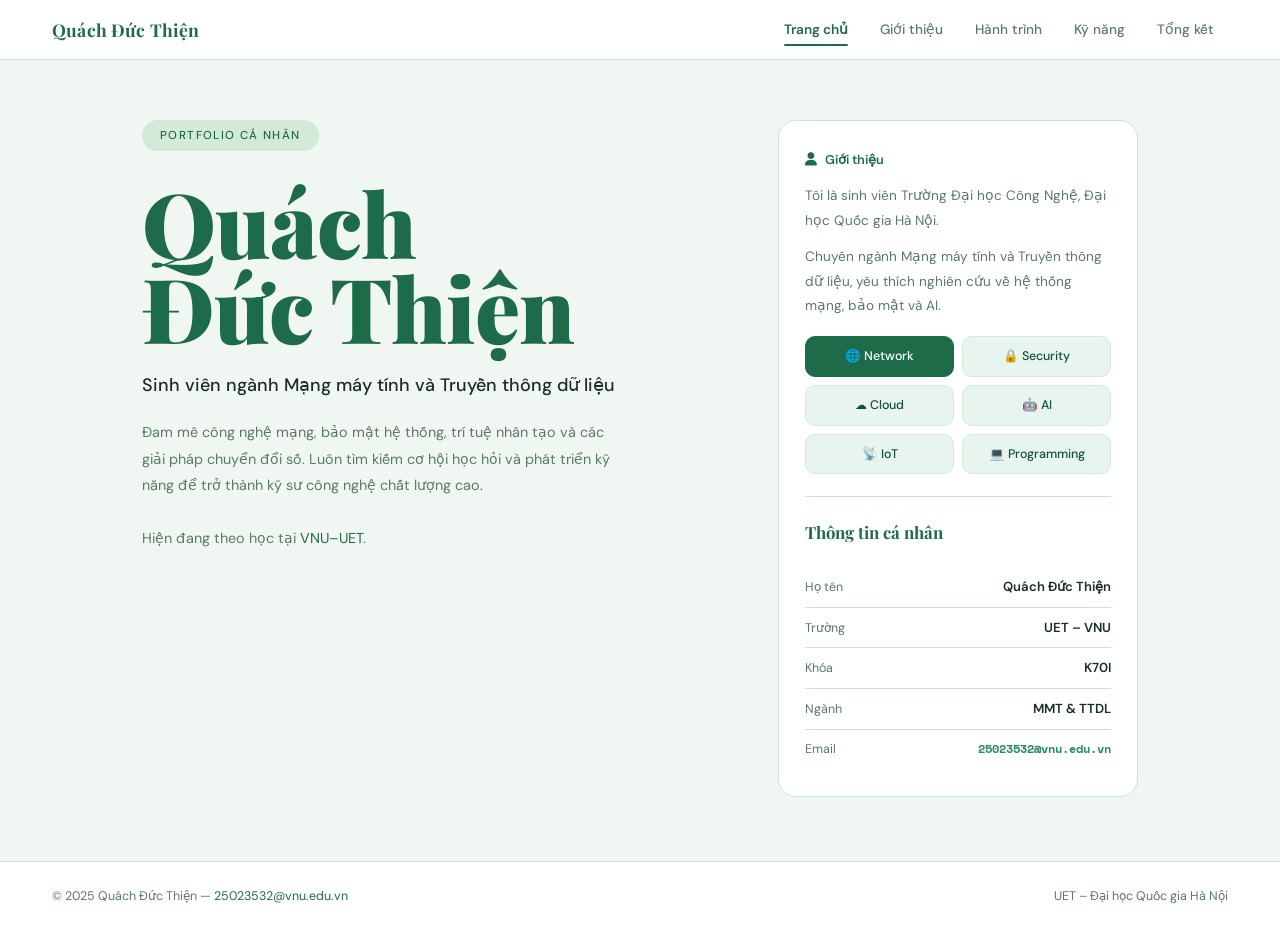
<file: index.html>
<!DOCTYPE html>
<html lang="vi">
<head>
  <meta charset="UTF-8" />
  <meta name="viewport" content="width=device-width, initial-scale=1.0" />
  <title>Portfolio | Quách Đức Thiện</title>
  <link rel="preconnect" href="https://fonts.googleapis.com" />
  <link href="https://fonts.googleapis.com/css2?family=Playfair+Display:wght@700;900&family=DM+Sans:wght@300;400;500&family=Space+Mono:wght@400;700&display=swap" rel="stylesheet" />
  <link rel="stylesheet" href="https://cdnjs.cloudflare.com/ajax/libs/font-awesome/6.5.2/css/all.min.css" />
  <style>
    :root {
      --green:      #1e6b4a;
      --green-dark: #14503a;
      --green-mid:  #2d8a60;
      --green-pale: #e8f5ee;
      --green-bg:   #f0f7f2;
      --green-chip: #d4ead9;
      --text:       #1a2e25;
      --muted:      #5a7a65;
      --border:     #cde3d4;
      --white:      #ffffff;
      --nav-h:      60px;
      --r:          18px;
      --font-serif: 'Playfair Display', Georgia, serif;
      --font-body:  'DM Sans', sans-serif;
      --font-mono:  'Space Mono', monospace;
    }

    *, *::before, *::after { box-sizing: border-box; margin: 0; padding: 0; }
    html { scroll-behavior: smooth; }

    body {
      font-family: var(--font-body);
      background: var(--green-bg);
      color: var(--text);
      font-size: 15px;
      line-height: 1.65;
      overflow-x: hidden;
      min-height: 100vh;
    }

    /* ── NAVBAR ── */
    .navbar {
      position: fixed; top: 0; left: 0; right: 0;
      height: var(--nav-h);
      background: var(--white);
      border-bottom: 1px solid var(--border);
      display: flex; align-items: center; justify-content: space-between;
      padding: 0 52px;
      z-index: 999;
    }

    .nav-logo {
      font-family: var(--font-serif);
      font-size: 1.1rem;
      font-weight: 700;
      color: var(--green);
      text-decoration: none;
      letter-spacing: .01em;
    }

    .nav-links {
      display: flex; gap: .25rem; list-style: none;
    }

    .nav-links a {
      text-decoration: none;
      font-size: .85rem;
      font-weight: 500;
      color: var(--muted);
      padding: 6px 14px;
      border-radius: 6px;
      transition: color .2s, background .2s;
      position: relative;
    }
    .nav-links a::after {
      content: '';
      position: absolute; bottom: -2px; left: 14px; right: 14px;
      height: 2px;
      background: var(--green);
      transform: scaleX(0);
      transition: transform .2s;
      border-radius: 2px;
    }
    .nav-links a:hover { color: var(--green); }
    .nav-links a.active {
      color: var(--green);
      font-weight: 600;
    }
    .nav-links a.active::after { transform: scaleX(1); }

    .menu-btn {
      display: none;
      background: none; border: none;
      color: var(--green); font-size: 1.2rem; cursor: pointer;
    }

    /* ── PAGE WRAP ── */
    .page-wrap {
      padding-top: var(--nav-h);
      min-height: 100vh;
    }

    /* ── HERO SECTION ── */
    .hero {
      padding: 60px 52px 64px;
      display: grid;
      grid-template-columns: 1fr 360px;
      gap: 32px;
      align-items: start;
      max-width: 1100px;
      margin: 0 auto;
    }

    .hero-left { padding-right: 20px; }

    .hero-badge {
      display: inline-block;
      font-size: .72rem;
      font-weight: 500;
      letter-spacing: .12em;
      text-transform: uppercase;
      color: var(--green);
      background: var(--green-chip);
      border-radius: 50px;
      padding: 6px 18px;
      margin-bottom: 28px;
    }

    .hero-name {
      font-family: var(--font-serif);
      font-size: clamp(54px, 7vw, 90px);
      font-weight: 900;
      line-height: .95;
      color: var(--green);
      letter-spacing: -1px;
      margin-bottom: 22px;
    }

    .hero-tagline {
      font-family: var(--font-body);
      font-size: clamp(14px, 1.6vw, 18px);
      font-weight: 500;
      color: var(--text);
      margin-bottom: 18px;
      opacity: .85;
    }

    .hero-desc {
      font-size: .9rem;
      color: var(--muted);
      line-height: 1.85;
      max-width: 480px;
      margin-bottom: 36px;
    }
    .hero-desc a { color: var(--green); text-decoration: none; }
    .hero-desc a:hover { text-decoration: underline; }

    .hero-btns { display: flex; gap: 12px; flex-wrap: wrap; }

    .btn {
      display: inline-flex; align-items: center; gap: 8px;
      padding: 12px 28px;
      border-radius: 50px;
      font-size: .88rem; font-weight: 600;
      text-decoration: none;
      transition: all .22s;
      cursor: pointer; border: none;
    }
    .btn-solid { background: var(--green); color: var(--white); }
    .btn-solid:hover { background: var(--green-dark); transform: translateY(-2px); }
    .btn-outline { background: transparent; color: var(--green); border: 2px solid var(--green); }
    .btn-outline:hover { background: var(--green-pale); transform: translateY(-2px); }

    .card-about {
      background: var(--white);
      border: 1px solid var(--border);
      border-radius: var(--r);
      padding: 28px 26px;
    }

    .card-title {
      font-family: var(--font-body);
      font-size: .8rem;
      font-weight: 600;
      color: var(--green);
      margin-bottom: 14px;
      display: flex; align-items: center; gap: 8px;
    }
    .card-title i { font-size: .85rem; }

    .card-about p {
      font-size: .85rem;
      color: var(--muted);
      line-height: 1.8;
      margin-bottom: 12px;
    }
    .card-about p:last-of-type { margin-bottom: 18px; }

    .chip-grid {
      display: grid;
      grid-template-columns: 1fr 1fr;
      gap: 8px;
    }
    .chip {
      font-size: .78rem;
      font-weight: 500;
      padding: 9px 10px;
      background: var(--green-pale);
      color: var(--green-dark);
      border-radius: 10px;
      text-align: center;
      border: 1px solid var(--green-chip);
      transition: background .2s;
      cursor: default;
    }
    .chip:hover { background: var(--green-chip); }
    .chip.active-chip { background: var(--green); color: var(--white); border-color: var(--green); }

    .card-info-title {
      font-family: var(--font-serif);
      font-size: 1.05rem;
      font-weight: 700;
      color: var(--green);
      margin-bottom: 20px;
      padding-top: 22px;
      border-top: 1px solid var(--border);
      margin-top: 22px;
    }

    .info-row {
      display: flex; justify-content: space-between; align-items: baseline;
      padding: 9px 0;
      border-bottom: 1px solid var(--border);
      gap: 12px;
    }
    .info-row:last-child { border-bottom: none; }
    .info-label { font-size: .78rem; color: var(--muted); flex-shrink: 0; }
    .info-value { font-size: .82rem; font-weight: 600; color: var(--text); text-align: right; }
    .info-value.email { font-family: var(--font-mono); font-size: .72rem; color: var(--green-mid); }

    /* ── FOOTER ── */
    .site-footer {
      border-top: 1px solid var(--border);
      padding: 1.5rem 52px;
      display: flex; justify-content: space-between; align-items: center;
      flex-wrap: wrap; gap: .5rem;
      background: var(--white);
    }
    .site-footer p { font-size: .78rem; color: var(--muted); }
    .site-footer a { color: var(--green); text-decoration: none; }
    .site-footer a:hover { text-decoration: underline; }

    /* ── ANIMATE IN ── */
    @keyframes fadeUp {
      from { opacity: 0; transform: translateY(20px); }
      to   { opacity: 1; transform: translateY(0); }
    }
    .hero-badge  { animation: fadeUp .5s .05s both; }
    .hero-name   { animation: fadeUp .6s .12s both; }
    .hero-tagline{ animation: fadeUp .5s .22s both; }
    .hero-desc   { animation: fadeUp .5s .30s both; }
    .hero-btns   { animation: fadeUp .5s .38s both; }
    .card-about  { animation: fadeUp .5s .20s both; }

    /* ── RESPONSIVE ── */
    @media (max-width: 1024px) {
      .hero { grid-template-columns: 1fr; }
      .hero-left { padding-right: 0; }
    }

    @media (max-width: 768px) {
      .navbar { padding: 0 20px; }
      .nav-links {
        display: none;
        position: absolute; top: var(--nav-h); left: 0; right: 0;
        flex-direction: column; gap: 0;
        background: var(--white);
        border-bottom: 1px solid var(--border);
        box-shadow: 0 8px 24px rgba(0,0,0,.06);
      }
      .nav-links.open { display: flex; }
      .nav-links a { padding: .9rem 20px; border-bottom: 1px solid var(--border); border-radius: 0; }
      .nav-links a.active::after { display: none; }
      .nav-links a.active { border-left: 3px solid var(--green); }
      .menu-btn { display: block; }
      .hero { grid-template-columns: 1fr; padding: 36px 20px 40px; gap: 24px; }
      .site-footer { padding: 1.25rem 20px; flex-direction: column; text-align: center; }
    }
  </style>
</head>
<body>

<nav class="navbar">
  <a class="nav-logo" href="index.html">Quách Đức Thiện</a>
  <ul class="nav-links" id="navLinks">
    <li><a href="index.html" class="active">Trang chủ</a></li>
    <li><a href="about.html">Giới thiệu</a></li>
    <li><a href="projects.html">Hành trình</a></li>
    <li><a href="skills.html">Kỹ năng</a></li>
    <li><a href="summary.html">Tổng kết</a></li>
  </ul>
  <button class="menu-btn" id="menuBtn"><i class="fa-solid fa-bars"></i></button>
</nav>

<div class="page-wrap">

  <section class="hero">
    <div class="hero-left">
      <span class="hero-badge">Portfolio cá nhân</span>
      <h1 class="hero-name">Quách<br>Đức Thiện</h1>
      <p class="hero-tagline">Sinh viên ngành Mạng máy tính và Truyền thông dữ liệu</p>
      <p class="hero-desc">
        Đam mê công nghệ mạng, bảo mật hệ thống, trí tuệ nhân tạo và các giải pháp
        chuyển đổi số. Luôn tìm kiếm cơ hội học hỏi và phát triển kỹ năng để trở thành
        kỹ sư công nghệ chất lượng cao.<br><br>
        Hiện đang theo học tại <a href="https://uet.vnu.edu.vn" target="_blank">VNU–UET</a>.
      </p>
    </div>

    <div class="card-about">
      <div class="card-title"><i class="fa-solid fa-user"></i> Giới thiệu</div>
      <p>Tôi là sinh viên Trường Đại học Công Nghệ, Đại học Quốc gia Hà Nội.</p>
      <p>Chuyên ngành Mạng máy tính và Truyền thông dữ liệu, yêu thích nghiên cứu về hệ thống mạng, bảo mật và AI.</p>
      <div class="chip-grid">
        <span class="chip active-chip">🌐 Network</span>
        <span class="chip">🔒 Security</span>
        <span class="chip">☁ Cloud</span>
        <span class="chip">🤖 AI</span>
        <span class="chip">📡 IoT</span>
        <span class="chip">💻 Programming</span>
      </div>

      <div class="card-info-title">Thông tin cá nhân</div>
      <div class="info-row">
        <span class="info-label">Họ tên</span>
        <span class="info-value">Quách Đức Thiện</span>
      </div>
      <div class="info-row">
        <span class="info-label">Trường</span>
        <span class="info-value">UET – VNU</span>
      </div>
      <div class="info-row">
        <span class="info-label">Khóa</span>
        <span class="info-value">K70I</span>
      </div>
      <div class="info-row">
        <span class="info-label">Ngành</span>
        <span class="info-value">MMT &amp; TTDL</span>
      </div>
      <div class="info-row">
        <span class="info-label">Email</span>
        <span class="info-value email">25023532@vnu.edu.vn</span>
      </div>
    </div>
  </section>

  <footer class="site-footer">
    <p>© 2025 Quách Đức Thiện — <a href="mailto:25023532@vnu.edu.vn">25023532@vnu.edu.vn</a></p>
    <p>UET – Đại học Quốc gia Hà Nội</p>
  </footer>

</div>

<script>
  document.getElementById('menuBtn').addEventListener('click', () => {
    document.getElementById('navLinks').classList.toggle('open');
  });
</script>
</body>
</html>
</file>
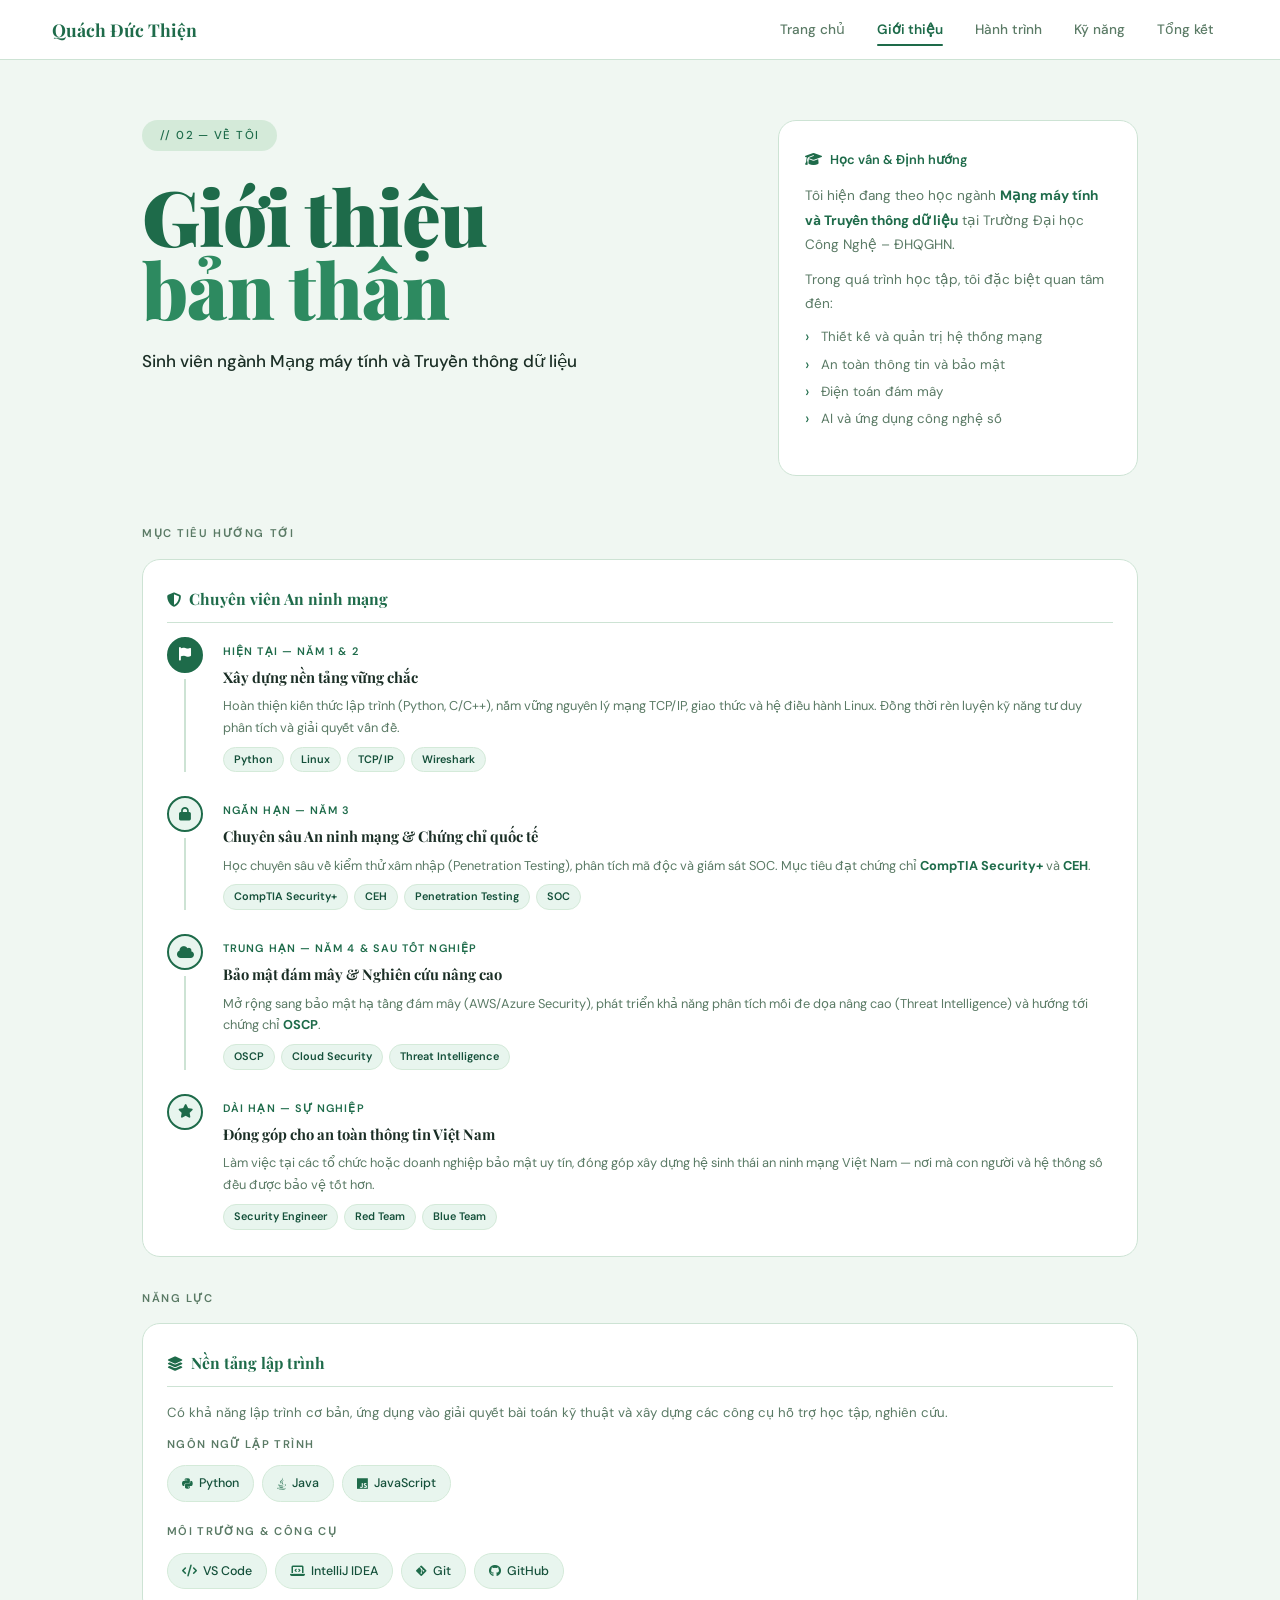
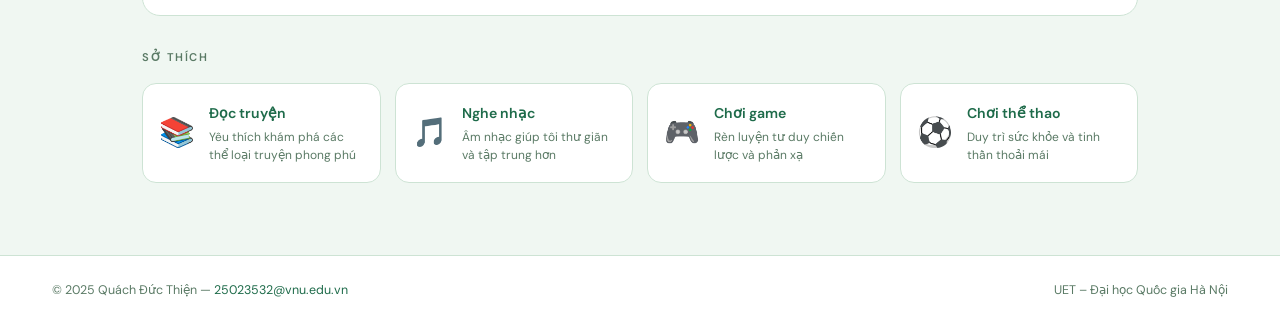
<file: about.html>
<!DOCTYPE html>
<html lang="vi">
<head>
  <meta charset="UTF-8" />
  <meta name="viewport" content="width=device-width, initial-scale=1.0" />
  <title>Giới thiệu | Quách Đức Thiện</title>
  <link rel="preconnect" href="https://fonts.googleapis.com" />
  <link href="https://fonts.googleapis.com/css2?family=Playfair+Display:wght@700;900&family=DM+Sans:wght@300;400;500&family=Space+Mono:wght@400;700&display=swap" rel="stylesheet" />
  <link rel="stylesheet" href="https://cdnjs.cloudflare.com/ajax/libs/font-awesome/6.5.2/css/all.min.css" />
  <style>
    :root {
      --green:      #1e6b4a;
      --green-dark: #14503a;
      --green-mid:  #2d8a60;
      --green-pale: #e8f5ee;
      --green-bg:   #f0f7f2;
      --green-chip: #d4ead9;
      --text:       #1a2e25;
      --muted:      #5a7a65;
      --border:     #cde3d4;
      --white:      #ffffff;
      --nav-h:      60px;
      --r:          18px;
      --font-serif: 'Playfair Display', Georgia, serif;
      --font-body:  'DM Sans', sans-serif;
      --font-mono:  'Space Mono', monospace;
    }

    *, *::before, *::after { box-sizing: border-box; margin: 0; padding: 0; }
    html { scroll-behavior: smooth; }

    body {
      font-family: var(--font-body);
      background: var(--green-bg);
      color: var(--text);
      font-size: 15px; line-height: 1.65;
      overflow-x: hidden; min-height: 100vh;
    }

    .navbar {
      position: fixed; top: 0; left: 0; right: 0;
      height: var(--nav-h); background: var(--white);
      border-bottom: 1px solid var(--border);
      display: flex; align-items: center; justify-content: space-between;
      padding: 0 52px; z-index: 999;
    }
    .nav-logo {
      font-family: var(--font-serif); font-size: 1.1rem; font-weight: 700;
      color: var(--green); text-decoration: none;
    }
    .nav-links { display: flex; gap: .25rem; list-style: none; }
    .nav-links a {
      text-decoration: none; font-size: .85rem; font-weight: 500;
      color: var(--muted); padding: 6px 14px; border-radius: 6px;
      transition: color .2s; position: relative;
    }
    .nav-links a::after {
      content: ''; position: absolute; bottom: -2px; left: 14px; right: 14px;
      height: 2px; background: var(--green);
      transform: scaleX(0); transition: transform .2s; border-radius: 2px;
    }
    .nav-links a:hover { color: var(--green); }
    .nav-links a.active { color: var(--green); font-weight: 600; }
    .nav-links a.active::after { transform: scaleX(1); }
    .menu-btn {
      display: none; background: none; border: none;
      color: var(--green); font-size: 1.2rem; cursor: pointer;
    }

    .page-wrap { padding-top: var(--nav-h); min-height: 100vh; }

    .hero {
      padding: 60px 52px 48px;
      display: grid;
      grid-template-columns: 1fr 360px;
      gap: 32px; align-items: start;
      max-width: 1100px; margin: 0 auto;
    }
    .hero-left { padding-right: 20px; }
    .hero-badge {
      display: inline-block; font-size: .72rem; font-weight: 500;
      letter-spacing: .12em; text-transform: uppercase;
      color: var(--green); background: var(--green-chip);
      border-radius: 50px; padding: 6px 18px; margin-bottom: 28px;
    }
    .hero-name {
      font-family: var(--font-serif);
      font-size: clamp(48px, 6vw, 80px);
      font-weight: 900; line-height: .95;
      color: var(--green); letter-spacing: -1px; margin-bottom: 22px;
    }
    .hero-name span { color: var(--green-mid); }
    .hero-tagline {
      font-size: clamp(14px, 1.5vw, 17px); font-weight: 500;
      color: var(--text); margin-bottom: 18px; opacity: .85;
    }

    .card-main {
      background: var(--white); border: 1px solid var(--border);
      border-radius: var(--r); padding: 28px 26px;
    }
    .card-label {
      font-size: .8rem; font-weight: 600; color: var(--green);
      margin-bottom: 14px; display: flex; align-items: center; gap: 8px;
    }
    .card-label i { font-size: .85rem; }
    .card-main p {
      font-size: .85rem; color: var(--muted); line-height: 1.8; margin-bottom: 10px;
    }
    .card-main ul {
      list-style: none; display: flex; flex-direction: column;
      gap: 6px; margin: 4px 0 18px;
    }
    .card-main ul li {
      font-size: .83rem; color: var(--muted);
      padding-left: 16px; position: relative; line-height: 1.6;
    }
    .card-main ul li::before {
      content: '›'; position: absolute; left: 0;
      color: var(--green); font-size: 1rem; line-height: 1.4;
    }
    .card-section-title {
      font-family: var(--font-serif); font-size: 1rem; font-weight: 700;
      color: var(--green); margin-bottom: 14px;
      padding-top: 20px; border-top: 1px solid var(--border); margin-top: 20px;
    }
    .info-row {
      display: flex; justify-content: space-between; align-items: baseline;
      padding: 9px 0; border-bottom: 1px solid var(--border); gap: 12px;
    }
    .info-row:last-child { border-bottom: none; }
    .info-label { font-size: .78rem; color: var(--muted); flex-shrink: 0; }
    .info-value { font-size: .82rem; font-weight: 600; color: var(--text); text-align: right; }
    .info-value.email {
      font-family: var(--font-mono); font-size: .72rem; color: var(--green-mid);
    }

    .content-area {
      padding: 0 52px 72px;
      max-width: 1100px; margin: 0 auto;
    }
    .section-label {
      font-size: .7rem; font-weight: 600;
      letter-spacing: .14em; text-transform: uppercase;
      color: var(--muted); margin-bottom: 16px;
    }

    .cards-row {
      display: grid;
      grid-template-columns: repeat(auto-fit, minmax(280px, 1fr));
      gap: 16px; margin-bottom: 32px;
    }
    .detail-card {
      background: var(--white); border: 1px solid var(--border);
      border-radius: var(--r); padding: 26px 24px;
      transition: all .25s; position: relative; overflow: hidden;
    }
    .detail-card::after {
      content: ''; position: absolute; bottom: 0; left: 0; right: 0;
      height: 3px; background: var(--green);
      transform: scaleX(0); transform-origin: left; transition: transform .3s;
    }
    .detail-card:hover {
      border-color: var(--green); transform: translateY(-4px);
      box-shadow: 0 12px 32px rgba(30,107,74,.12);
    }
    .detail-card:hover::after { transform: scaleX(1); }
    .detail-card h3 {
      font-family: var(--font-serif); font-size: .98rem; font-weight: 700;
      color: var(--green); margin-bottom: 14px;
      padding-bottom: 10px; border-bottom: 1px solid var(--border);
    }
    .detail-card p {
      font-size: .83rem; color: var(--muted); line-height: 1.8; margin-bottom: 10px;
    }
    .detail-card p:last-child { margin-bottom: 0; }

    /* Goal timeline */
    .goal-timeline { display: flex; flex-direction: column; gap: 0; }
    .goal-item {
      display: flex; gap: 20px; padding-bottom: 24px; position: relative;
    }
    .goal-item:last-child { padding-bottom: 0; }
    .goal-line {
      display: flex; flex-direction: column; align-items: center; flex-shrink: 0;
    }
    .goal-dot {
      width: 36px; height: 36px; border-radius: 50%;
      background: var(--green-pale); border: 2px solid var(--green);
      display: flex; align-items: center; justify-content: center;
      color: var(--green); font-size: .85rem; flex-shrink: 0;
    }
    .goal-dot.active {
      background: var(--green); color: var(--white);
    }
    .goal-connector {
      width: 2px; background: var(--border); flex: 1; margin-top: 6px; min-height: 20px;
    }
    .goal-item:last-child .goal-connector { display: none; }
    .goal-content { flex: 1; padding-top: 6px; }
    .goal-phase {
      font-size: .68rem; font-weight: 600; letter-spacing: .1em;
      text-transform: uppercase; color: var(--green); margin-bottom: 4px;
    }
    .goal-title {
      font-family: var(--font-serif); font-size: .92rem; font-weight: 700;
      color: var(--text); margin-bottom: 6px;
    }
    .goal-desc {
      font-size: .8rem; color: var(--muted); line-height: 1.7;
    }
    .goal-tags { display: flex; flex-wrap: wrap; gap: 6px; margin-top: 8px; }
    .goal-tag {
      font-size: .68rem; font-weight: 600;
      background: var(--green-pale); color: var(--green-dark);
      border: 1px solid var(--green-chip);
      border-radius: 50px; padding: 3px 10px;
    }

    /* cap tags */
    .cap-tag {
      display: inline-flex; align-items: center; gap: 6px;
      font-size: .78rem; font-weight: 500;
      padding: 7px 14px;
      background: var(--green-pale);
      color: var(--green-dark);
      border: 1px solid var(--green-chip);
      border-radius: 50px;
      transition: background .2s, border-color .2s;
      cursor: default;
    }
    .cap-tag:hover { background: var(--green-chip); border-color: var(--green); }
    .cap-tag i { font-size: .75rem; color: var(--green); }
    .cap-tags-wrap { display: flex; flex-wrap: wrap; gap: 8px; margin-top: 12px; }

    .cap-group { margin-bottom: 20px; }
    .cap-group:last-child { margin-bottom: 0; }
    .cap-group-label {
      font-size: .7rem; font-weight: 600;
      letter-spacing: .12em; text-transform: uppercase;
      color: var(--muted); margin-bottom: 10px;
    }

    .hobby-grid {
      display: grid;
      grid-template-columns: repeat(auto-fit, minmax(220px, 1fr));
      gap: 14px;
    }
    .hobby-card {
      background: var(--white); border: 1px solid var(--border);
      border-radius: 14px; padding: 18px 16px;
      display: flex; align-items: center; gap: 14px;
      transition: all .25s;
    }
    .hobby-card:hover {
      border-color: var(--green); transform: translateY(-3px);
      box-shadow: 0 10px 28px rgba(30,107,74,.1);
    }
    .hobby-emoji { font-size: 1.8rem; flex-shrink: 0; }
    .hobby-title { font-size: .88rem; font-weight: 600; color: var(--green); margin-bottom: 3px; }
    .hobby-desc { font-size: .75rem; color: var(--muted); line-height: 1.5; }

    .site-footer {
      border-top: 1px solid var(--border); padding: 1.5rem 52px;
      display: flex; justify-content: space-between; align-items: center;
      flex-wrap: wrap; gap: .5rem; background: var(--white);
    }
    .site-footer p { font-size: .78rem; color: var(--muted); }
    .site-footer a { color: var(--green); text-decoration: none; }
    .site-footer a:hover { text-decoration: underline; }

    .reveal { opacity: 0; transform: translateY(18px); transition: opacity .5s ease, transform .5s ease; }
    .reveal.in { opacity: 1; transform: translateY(0); }
    .reveal.d1 { transition-delay: .08s; }
    .reveal.d2 { transition-delay: .16s; }
    .reveal.d3 { transition-delay: .24s; }
    .reveal.d4 { transition-delay: .32s; }

    @keyframes fadeUp {
      from { opacity: 0; transform: translateY(20px); }
      to   { opacity: 1; transform: translateY(0); }
    }
    .hero-badge   { animation: fadeUp .5s .05s both; }
    .hero-name    { animation: fadeUp .6s .12s both; }
    .hero-tagline { animation: fadeUp .5s .22s both; }
    .card-main    { animation: fadeUp .5s .20s both; }

    @media (max-width: 1024px) {
      .hero { grid-template-columns: 1fr; }
      .hero-left { padding-right: 0; }
    }
    @media (max-width: 768px) {
      .navbar { padding: 0 20px; }
      .nav-links {
        display: none; position: absolute; top: var(--nav-h); left: 0; right: 0;
        flex-direction: column; background: var(--white);
        border-bottom: 1px solid var(--border); box-shadow: 0 8px 24px rgba(0,0,0,.06);
      }
      .nav-links.open { display: flex; }
      .nav-links a { padding: .9rem 20px; border-bottom: 1px solid var(--border); border-radius: 0; }
      .nav-links a.active::after { display: none; }
      .nav-links a.active { border-left: 3px solid var(--green); }
      .menu-btn { display: block; }
      .hero { padding: 36px 20px 32px; gap: 24px; }
      .content-area { padding: 0 20px 56px; }
      .site-footer { padding: 1.25rem 20px; flex-direction: column; text-align: center; }
    }
  </style>
</head>
<body>

<nav class="navbar">
  <a class="nav-logo" href="index.html">Quách Đức Thiện</a>
  <ul class="nav-links" id="navLinks">
    <li><a href="index.html">Trang chủ</a></li>
    <li><a href="about.html" class="active">Giới thiệu</a></li>
    <li><a href="projects.html">Hành trình</a></li>
    <li><a href="skills.html">Kỹ năng</a></li>
    <li><a href="summary.html">Tổng kết</a></li>
  </ul>
  <button class="menu-btn" id="menuBtn"><i class="fa-solid fa-bars"></i></button>
</nav>

<div class="page-wrap">

  <section class="hero">
    <div class="hero-left">
      <span class="hero-badge">// 02 — Về tôi</span>
      <h1 class="hero-name">Giới thiệu<br><span>bản thân</span></h1>
      <p class="hero-tagline">Sinh viên ngành Mạng máy tính và Truyền thông dữ liệu</p>
    </div>

    <div class="card-main">
      <div class="card-label"><i class="fa-solid fa-graduation-cap"></i> Học vấn &amp; Định hướng</div>
      <p>
        Tôi hiện đang theo học ngành
        <strong style="color:var(--green)">Mạng máy tính và Truyền thông dữ liệu</strong>
        tại Trường Đại học Công Nghệ – ĐHQGHN.
      </p>
      <p>Trong quá trình học tập, tôi đặc biệt quan tâm đến:</p>
      <ul>
        <li>Thiết kế và quản trị hệ thống mạng</li>
        <li>An toàn thông tin và bảo mật</li>
        <li>Điện toán đám mây</li>
        <li>AI và ứng dụng công nghệ số</li>
      </ul>
    </div>
  </section>

  <div class="content-area">

    <!-- ── MỤC TIÊU HƯỚNG TỚI ── -->
    <p class="section-label reveal">Mục tiêu hướng tới</p>
    <div class="cards-row" style="grid-template-columns:1fr;">
      <div class="detail-card reveal d1">
        <h3><i class="fa-solid fa-shield-halved" style="margin-right:8px;font-size:.9rem"></i>Chuyên viên An ninh mạng</h3>

        <div class="goal-timeline" style="margin-top:4px;">

          <div class="goal-item">
            <div class="goal-line">
              <div class="goal-dot active"><i class="fa-solid fa-flag"></i></div>
              <div class="goal-connector"></div>
            </div>
            <div class="goal-content">
              <div class="goal-phase">Hiện tại — Năm 1 &amp; 2</div>
              <div class="goal-title">Xây dựng nền tảng vững chắc</div>
              <div class="goal-desc">
                Hoàn thiện kiến thức lập trình (Python, C/C++), nắm vững
                nguyên lý mạng TCP/IP, giao thức và hệ điều hành Linux.
                Đồng thời rèn luyện kỹ năng tư duy phân tích và giải quyết vấn đề.
              </div>
              <div class="goal-tags">
                <span class="goal-tag">Python</span>
                <span class="goal-tag">Linux</span>
                <span class="goal-tag">TCP/IP</span>
                <span class="goal-tag">Wireshark</span>
              </div>
            </div>
          </div>

          <div class="goal-item">
            <div class="goal-line">
              <div class="goal-dot"><i class="fa-solid fa-lock"></i></div>
              <div class="goal-connector"></div>
            </div>
            <div class="goal-content">
              <div class="goal-phase">Ngắn hạn — Năm 3</div>
              <div class="goal-title">Chuyên sâu An ninh mạng &amp; Chứng chỉ quốc tế</div>
              <div class="goal-desc">
                Học chuyên sâu về kiểm thử xâm nhập (Penetration Testing),
                phân tích mã độc và giám sát SOC. Mục tiêu đạt chứng chỉ
                <strong style="color:var(--green)">CompTIA Security+</strong> và
                <strong style="color:var(--green)">CEH</strong>.
              </div>
              <div class="goal-tags">
                <span class="goal-tag">CompTIA Security+</span>
                <span class="goal-tag">CEH</span>
                <span class="goal-tag">Penetration Testing</span>
                <span class="goal-tag">SOC</span>
              </div>
            </div>
          </div>

          <div class="goal-item">
            <div class="goal-line">
              <div class="goal-dot"><i class="fa-solid fa-cloud"></i></div>
              <div class="goal-connector"></div>
            </div>
            <div class="goal-content">
              <div class="goal-phase">Trung hạn — Năm 4 &amp; Sau tốt nghiệp</div>
              <div class="goal-title">Bảo mật đám mây &amp; Nghiên cứu nâng cao</div>
              <div class="goal-desc">
                Mở rộng sang bảo mật hạ tầng đám mây (AWS/Azure Security),
                phát triển khả năng phân tích mối đe dọa nâng cao (Threat Intelligence)
                và hướng tới chứng chỉ <strong style="color:var(--green)">OSCP</strong>.
              </div>
              <div class="goal-tags">
                <span class="goal-tag">OSCP</span>
                <span class="goal-tag">Cloud Security</span>
                <span class="goal-tag">Threat Intelligence</span>
              </div>
            </div>
          </div>

          <div class="goal-item">
            <div class="goal-line">
              <div class="goal-dot"><i class="fa-solid fa-star"></i></div>
            </div>
            <div class="goal-content">
              <div class="goal-phase">Dài hạn — Sự nghiệp</div>
              <div class="goal-title">Đóng góp cho an toàn thông tin Việt Nam</div>
              <div class="goal-desc">
                Làm việc tại các tổ chức hoặc doanh nghiệp bảo mật uy tín,
                đóng góp xây dựng hệ sinh thái an ninh mạng Việt Nam —
                nơi mà con người và hệ thống số đều được bảo vệ tốt hơn.
              </div>
              <div class="goal-tags">
                <span class="goal-tag">Security Engineer</span>
                <span class="goal-tag">Red Team</span>
                <span class="goal-tag">Blue Team</span>
              </div>
            </div>
          </div>

        </div>
      </div>
    </div>

    <p class="section-label reveal" style="margin-top:28px;">Năng lực</p>
    <div class="cards-row">
      <div class="detail-card reveal d1">
        <h3><i class="fa-solid fa-layer-group" style="margin-right:8px;font-size:.9rem"></i>Nền tảng lập trình</h3>
        <p>Có khả năng lập trình cơ bản, ứng dụng vào giải quyết bài toán kỹ thuật và
          xây dựng các công cụ hỗ trợ học tập, nghiên cứu.</p>

        <div class="cap-group">
          <div class="cap-group-label">Ngôn ngữ lập trình</div>
          <div class="cap-tags-wrap">
            <span class="cap-tag"><i class="fa-brands fa-python"></i> Python</span>
            <span class="cap-tag"><i class="fa-brands fa-java"></i> Java</span>
            <span class="cap-tag"><i class="fa-brands fa-js"></i> JavaScript</span>
          </div>
        </div>

        <div class="cap-group">
          <div class="cap-group-label">Môi trường & Công cụ</div>
          <div class="cap-tags-wrap">
            <span class="cap-tag"><i class="fa-solid fa-code"></i> VS Code</span>
            <span class="cap-tag"><i class="fa-solid fa-laptop-code"></i> IntelliJ IDEA</span>
            <span class="cap-tag"><i class="fa-brands fa-git-alt"></i> Git</span>
            <span class="cap-tag"><i class="fa-brands fa-github"></i> GitHub</span>
          </div>
        </div>
      </div>
    </div>

    <p class="section-label reveal" style="margin-top:28px;">Sở thích</p>
    <div class="hobby-grid">
      <div class="hobby-card reveal d1">
        <span class="hobby-emoji">📚</span>
        <div>
          <div class="hobby-title">Đọc truyện</div>
          <div class="hobby-desc">Yêu thích khám phá các thể loại truyện phong phú</div>
        </div>
      </div>
      <div class="hobby-card reveal d2">
        <span class="hobby-emoji">🎵</span>
        <div>
          <div class="hobby-title">Nghe nhạc</div>
          <div class="hobby-desc">Âm nhạc giúp tôi thư giãn và tập trung hơn</div>
        </div>
      </div>
      <div class="hobby-card reveal d3">
        <span class="hobby-emoji">🎮</span>
        <div>
          <div class="hobby-title">Chơi game</div>
          <div class="hobby-desc">Rèn luyện tư duy chiến lược và phản xạ</div>
        </div>
      </div>
      <div class="hobby-card reveal d4">
        <span class="hobby-emoji">⚽</span>
        <div>
          <div class="hobby-title">Chơi thể thao</div>
          <div class="hobby-desc">Duy trì sức khỏe và tinh thần thoải mái</div>
        </div>
      </div>
    </div>

  </div>

  <footer class="site-footer">
    <p>© 2025 Quách Đức Thiện — <a href="mailto:25023532@vnu.edu.vn">25023532@vnu.edu.vn</a></p>
    <p>UET – Đại học Quốc gia Hà Nội</p>
  </footer>

</div>

<script>
  document.getElementById('menuBtn').addEventListener('click', () => {
    document.getElementById('navLinks').classList.toggle('open');
  });
  const obs = new IntersectionObserver(
    e => e.forEach(x => { if (x.isIntersecting) x.target.classList.add('in'); }),
    { threshold: 0.1 }
  );
  document.querySelectorAll('.reveal').forEach(el => obs.observe(el));
</script>
</body>
</html>
</file>
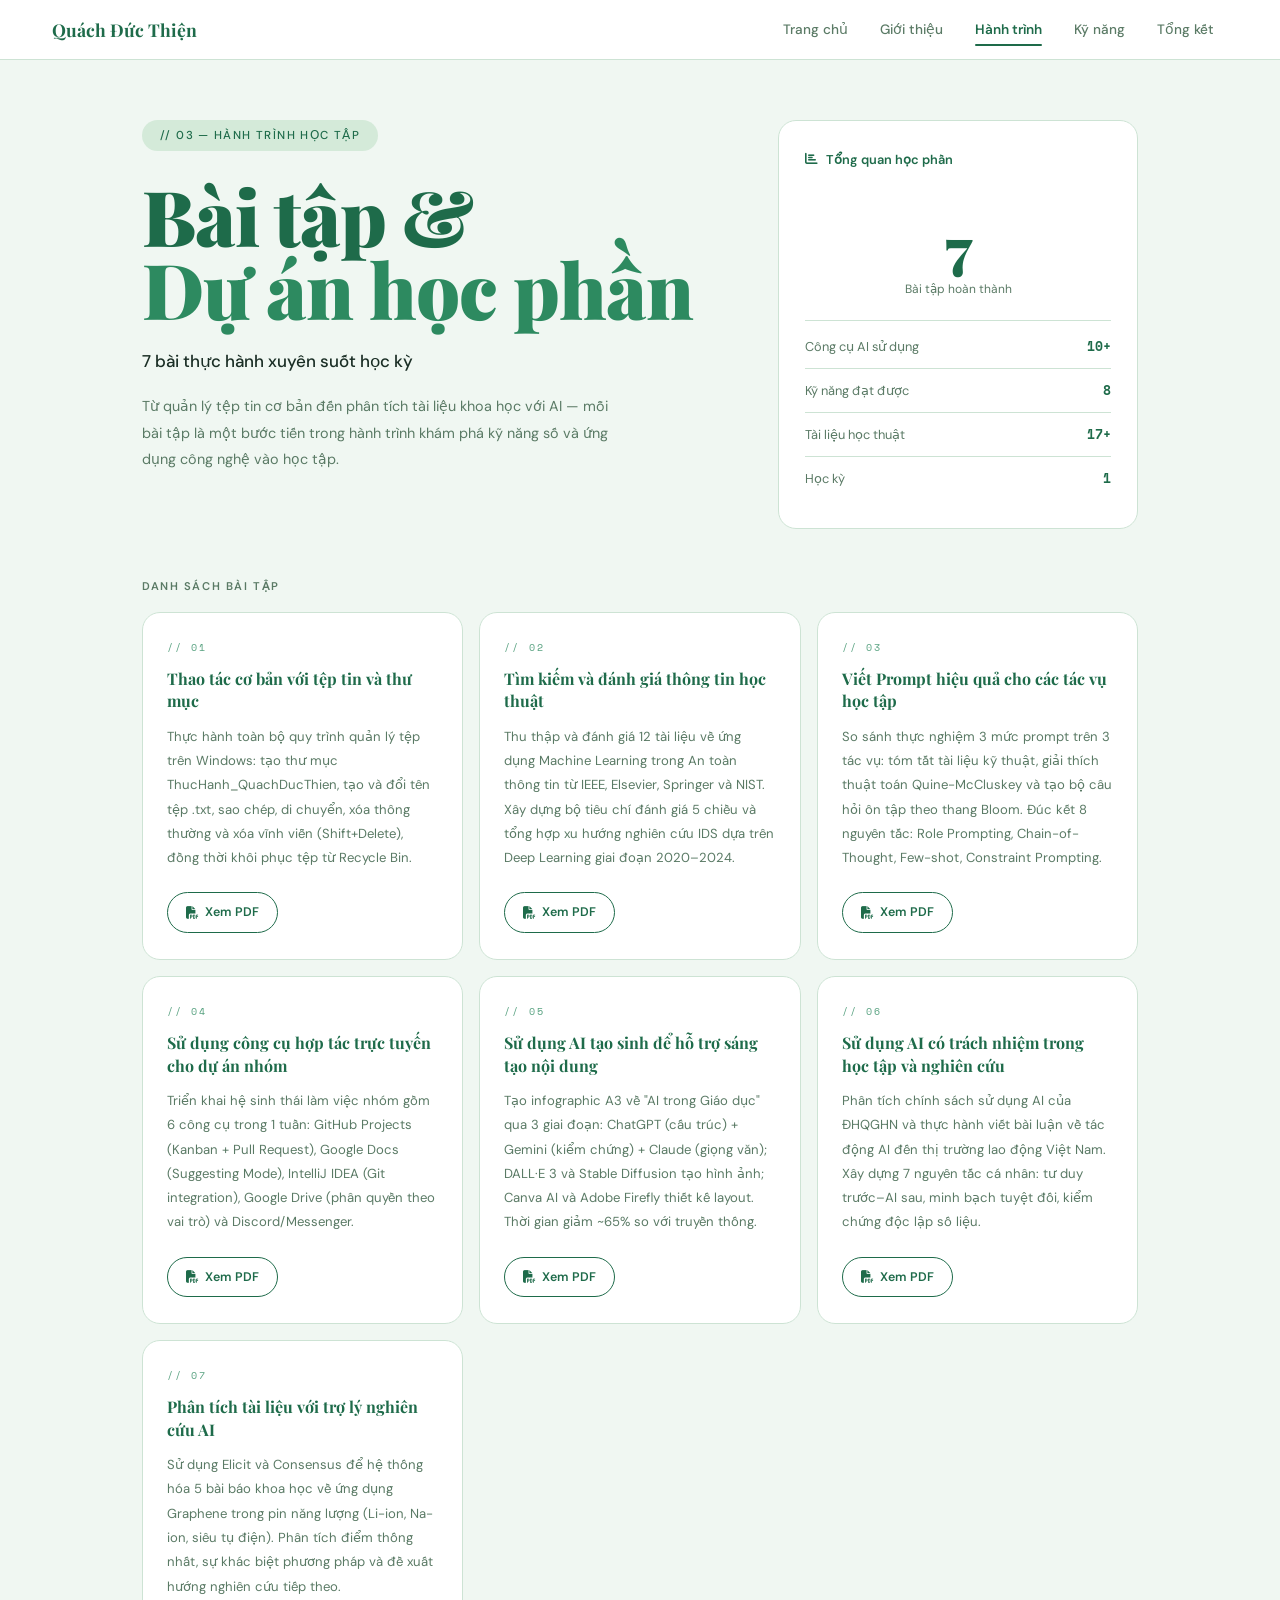
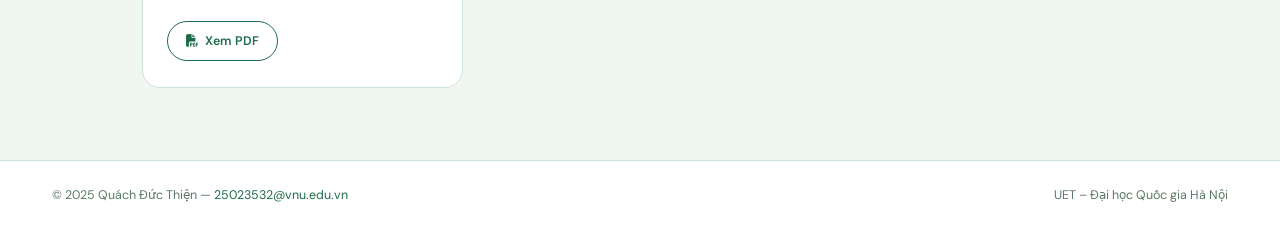
<file: projects.html>
<!DOCTYPE html>
<html lang="vi">
<head>
  <meta charset="UTF-8" />
  <meta name="viewport" content="width=device-width, initial-scale=1.0" />
  <title>Hành trình | Quách Đức Thiện</title>
  <link rel="preconnect" href="https://fonts.googleapis.com" />
  <link href="https://fonts.googleapis.com/css2?family=Playfair+Display:wght@700;900&family=DM+Sans:wght@300;400;500&family=Space+Mono:wght@400;700&display=swap" rel="stylesheet" />
  <link rel="stylesheet" href="https://cdnjs.cloudflare.com/ajax/libs/font-awesome/6.5.2/css/all.min.css" />
  <style>
    :root {
      --green:      #1e6b4a;
      --green-dark: #14503a;
      --green-mid:  #2d8a60;
      --green-pale: #e8f5ee;
      --green-bg:   #f0f7f2;
      --green-chip: #d4ead9;
      --text:       #1a2e25;
      --muted:      #5a7a65;
      --border:     #cde3d4;
      --white:      #ffffff;
      --nav-h:      60px;
      --r:          18px;
      --font-serif: 'Playfair Display', Georgia, serif;
      --font-body:  'DM Sans', sans-serif;
      --font-mono:  'Space Mono', monospace;
    }

    *, *::before, *::after { box-sizing: border-box; margin: 0; padding: 0; }
    html { scroll-behavior: smooth; }

    body {
      font-family: var(--font-body);
      background: var(--green-bg);
      color: var(--text);
      font-size: 15px; line-height: 1.65;
      overflow-x: hidden; min-height: 100vh;
    }

    .navbar {
      position: fixed; top: 0; left: 0; right: 0;
      height: var(--nav-h); background: var(--white);
      border-bottom: 1px solid var(--border);
      display: flex; align-items: center; justify-content: space-between;
      padding: 0 52px; z-index: 999;
    }
    .nav-logo {
      font-family: var(--font-serif); font-size: 1.1rem; font-weight: 700;
      color: var(--green); text-decoration: none;
    }
    .nav-links { display: flex; gap: .25rem; list-style: none; }
    .nav-links a {
      text-decoration: none; font-size: .85rem; font-weight: 500;
      color: var(--muted); padding: 6px 14px; border-radius: 6px;
      transition: color .2s; position: relative;
    }
    .nav-links a::after {
      content: ''; position: absolute; bottom: -2px; left: 14px; right: 14px;
      height: 2px; background: var(--green);
      transform: scaleX(0); transition: transform .2s; border-radius: 2px;
    }
    .nav-links a:hover { color: var(--green); }
    .nav-links a.active { color: var(--green); font-weight: 600; }
    .nav-links a.active::after { transform: scaleX(1); }
    .menu-btn {
      display: none; background: none; border: none;
      color: var(--green); font-size: 1.2rem; cursor: pointer;
    }

    .page-wrap { padding-top: var(--nav-h); min-height: 100vh; }

    .hero {
      padding: 60px 52px 48px;
      display: grid;
      grid-template-columns: 1fr 360px;
      gap: 32px; align-items: start;
      max-width: 1100px; margin: 0 auto;
    }
    .hero-left { padding-right: 20px; }
    .hero-badge {
      display: inline-block; font-size: .72rem; font-weight: 500;
      letter-spacing: .12em; text-transform: uppercase;
      color: var(--green); background: var(--green-chip);
      border-radius: 50px; padding: 6px 18px; margin-bottom: 28px;
    }
    .hero-name {
      font-family: var(--font-serif);
      font-size: clamp(48px, 6vw, 80px);
      font-weight: 900; line-height: .95;
      color: var(--green); letter-spacing: -1px; margin-bottom: 22px;
    }
    .hero-name span { color: var(--green-mid); }
    .hero-tagline {
      font-size: clamp(14px, 1.5vw, 17px); font-weight: 500;
      color: var(--text); margin-bottom: 18px; opacity: .85;
    }
    .hero-desc {
      font-size: .9rem; color: var(--muted); line-height: 1.85; max-width: 480px;
    }

    .stat-card {
      background: var(--white); border: 1px solid var(--border);
      border-radius: var(--r); padding: 28px 26px;
    }
    .stat-card-label {
      font-size: .8rem; font-weight: 600; color: var(--green);
      margin-bottom: 20px; display: flex; align-items: center; gap: 8px;
    }
    .stat-row {
      display: flex; justify-content: space-between; align-items: center;
      padding: 11px 0; border-bottom: 1px solid var(--border);
    }
    .stat-row:last-child { border-bottom: none; }
    .stat-row-label { font-size: .8rem; color: var(--muted); }
    .stat-row-val {
      font-family: var(--font-mono); font-size: .8rem;
      font-weight: 700; color: var(--green);
    }
    .stat-big {
      text-align: center; padding: 28px 0 20px;
      border-bottom: 1px solid var(--border); margin-bottom: 4px;
    }
    .stat-big-num {
      font-family: var(--font-serif); font-size: 3.5rem; font-weight: 900;
      color: var(--green); line-height: 1;
    }
    .stat-big-lbl { font-size: .75rem; color: var(--muted); margin-top: 6px; }

    .content-area {
      padding: 0 52px 72px;
      max-width: 1100px; margin: 0 auto;
    }
    .section-label {
      font-size: .7rem; font-weight: 600;
      letter-spacing: .14em; text-transform: uppercase;
      color: var(--muted); margin-bottom: 16px;
    }

    .projects-grid {
      display: grid;
      grid-template-columns: repeat(auto-fill, minmax(300px, 1fr));
      gap: 16px;
    }
    .project-card {
      background: var(--white); border: 1px solid var(--border);
      border-radius: var(--r); padding: 26px 24px;
      display: flex; flex-direction: column;
      transition: all .25s; position: relative; overflow: hidden;
    }
    .project-card::after {
      content: ''; position: absolute; bottom: 0; left: 0; right: 0;
      height: 3px; background: var(--green);
      transform: scaleX(0); transform-origin: left; transition: transform .3s;
    }
    .project-card:hover {
      border-color: var(--green); transform: translateY(-5px);
      box-shadow: 0 14px 40px rgba(30,107,74,.12);
    }
    .project-card:hover::after { transform: scaleX(1); }
    .project-num {
      font-family: var(--font-mono); font-size: .65rem;
      color: var(--green-mid); letter-spacing: .2em; margin-bottom: 12px; opacity: .8;
    }
    .project-title {
      font-family: var(--font-serif); font-size: 1rem; font-weight: 700;
      color: var(--green); margin-bottom: 12px; line-height: 1.4;
    }
    .project-desc {
      font-size: .82rem; line-height: 1.85; color: var(--muted);
      flex: 1; margin-bottom: 22px;
    }
    .project-link {
      display: inline-flex; align-items: center; gap: 7px;
      font-size: .78rem; font-weight: 600; color: var(--green);
      text-decoration: none; padding: 9px 18px;
      border: 1.5px solid var(--green); border-radius: 50px;
      align-self: flex-start; transition: all .2s;
    }
    .project-link:hover { background: var(--green); color: var(--white); transform: translateY(-1px); }

    .site-footer {
      border-top: 1px solid var(--border); padding: 1.5rem 52px;
      display: flex; justify-content: space-between; align-items: center;
      flex-wrap: wrap; gap: .5rem; background: var(--white);
    }
    .site-footer p { font-size: .78rem; color: var(--muted); }
    .site-footer a { color: var(--green); text-decoration: none; }
    .site-footer a:hover { text-decoration: underline; }

    .reveal { opacity: 0; transform: translateY(18px); transition: opacity .5s ease, transform .5s ease; }
    .reveal.in { opacity: 1; transform: translateY(0); }
    .reveal.d1 { transition-delay: .08s; }
    .reveal.d2 { transition-delay: .16s; }
    .reveal.d3 { transition-delay: .24s; }
    .reveal.d4 { transition-delay: .32s; }
    .reveal.d5 { transition-delay: .40s; }
    .reveal.d6 { transition-delay: .48s; }
    .reveal.d7 { transition-delay: .56s; }

    @keyframes fadeUp {
      from { opacity: 0; transform: translateY(20px); }
      to   { opacity: 1; transform: translateY(0); }
    }
    .hero-badge  { animation: fadeUp .5s .05s both; }
    .hero-name   { animation: fadeUp .6s .12s both; }
    .hero-tagline{ animation: fadeUp .5s .22s both; }
    .hero-desc   { animation: fadeUp .5s .30s both; }
    .stat-card   { animation: fadeUp .5s .20s both; }

    @media (max-width: 1024px) {
      .hero { grid-template-columns: 1fr; }
      .hero-left { padding-right: 0; }
    }
    @media (max-width: 768px) {
      .navbar { padding: 0 20px; }
      .nav-links {
        display: none; position: absolute; top: var(--nav-h); left: 0; right: 0;
        flex-direction: column; background: var(--white);
        border-bottom: 1px solid var(--border); box-shadow: 0 8px 24px rgba(0,0,0,.06);
      }
      .nav-links.open { display: flex; }
      .nav-links a { padding: .9rem 20px; border-bottom: 1px solid var(--border); border-radius: 0; }
      .nav-links a.active::after { display: none; }
      .nav-links a.active { border-left: 3px solid var(--green); }
      .menu-btn { display: block; }
      .hero { padding: 36px 20px 32px; gap: 24px; }
      .content-area { padding: 0 20px 56px; }
      .site-footer { padding: 1.25rem 20px; flex-direction: column; text-align: center; }
    }
  </style>
</head>
<body>

<nav class="navbar">
  <a class="nav-logo" href="index.html">Quách Đức Thiện</a>
  <ul class="nav-links" id="navLinks">
    <li><a href="index.html">Trang chủ</a></li>
    <li><a href="about.html">Giới thiệu</a></li>
    <li><a href="projects.html" class="active">Hành trình</a></li>
    <li><a href="skills.html">Kỹ năng</a></li>
    <li><a href="summary.html">Tổng kết</a></li>
  </ul>
  <button class="menu-btn" id="menuBtn"><i class="fa-solid fa-bars"></i></button>
</nav>

<div class="page-wrap">

  <section class="hero">
    <div class="hero-left">
      <span class="hero-badge">// 03 — Hành trình học tập</span>
      <h1 class="hero-name">Bài tập &amp;<br><span>Dự án học phần</span></h1>
      <p class="hero-tagline">7 bài thực hành xuyên suốt học kỳ</p>
      <p class="hero-desc">
        Từ quản lý tệp tin cơ bản đến phân tích tài liệu khoa học với AI —
        mỗi bài tập là một bước tiến trong hành trình khám phá kỹ năng số
        và ứng dụng công nghệ vào học tập.
      </p>
    </div>

    <div class="stat-card">
      <div class="stat-card-label"><i class="fa-solid fa-chart-bar"></i> Tổng quan học phần</div>
      <div class="stat-big">
        <div class="stat-big-num">7</div>
        <div class="stat-big-lbl">Bài tập hoàn thành</div>
      </div>
      <div class="stat-row">
        <span class="stat-row-label">Công cụ AI sử dụng</span>
        <span class="stat-row-val">10+</span>
      </div>
      <div class="stat-row">
        <span class="stat-row-label">Kỹ năng đạt được</span>
        <span class="stat-row-val">8</span>
      </div>
      <div class="stat-row">
        <span class="stat-row-label">Tài liệu học thuật</span>
        <span class="stat-row-val">17+</span>
      </div>
      <div class="stat-row">
        <span class="stat-row-label">Học kỳ</span>
        <span class="stat-row-val">1</span>
      </div>
    </div>
  </section>

  <div class="content-area">
    <p class="section-label reveal">Danh sách bài tập</p>
    <div class="projects-grid">

      <div class="project-card reveal d1">
        <div class="project-num">// 01</div>
        <h3 class="project-title">Thao tác cơ bản với tệp tin và thư mục</h3>
        <p class="project-desc">
          Thực hành toàn bộ quy trình quản lý tệp trên Windows: tạo thư mục
          ThucHanh_QuachDucThien, tạo và đổi tên tệp .txt, sao chép, di chuyển,
          xóa thông thường và xóa vĩnh viễn (Shift+Delete),
          đồng thời khôi phục tệp từ Recycle Bin.
        </p>
        <a class="project-link" href="pdf/Bai1.pdf" target="_blank">
          <i class="fa-solid fa-file-pdf"></i> Xem PDF
        </a>
      </div>

      <div class="project-card reveal d2">
        <div class="project-num">// 02</div>
        <h3 class="project-title">Tìm kiếm và đánh giá thông tin học thuật</h3>
        <p class="project-desc">
          Thu thập và đánh giá 12 tài liệu về ứng dụng Machine Learning
          trong An toàn thông tin từ IEEE, Elsevier, Springer và NIST.
          Xây dựng bộ tiêu chí đánh giá 5 chiều và tổng hợp xu hướng nghiên cứu
          IDS dựa trên Deep Learning giai đoạn 2020–2024.
        </p>
        <a class="project-link" href="pdf/Bai2.pdf" target="_blank">
          <i class="fa-solid fa-file-pdf"></i> Xem PDF
        </a>
      </div>

      <div class="project-card reveal d3">
        <div class="project-num">// 03</div>
        <h3 class="project-title">Viết Prompt hiệu quả cho các tác vụ học tập</h3>
        <p class="project-desc">
          So sánh thực nghiệm 3 mức prompt trên 3 tác vụ: tóm tắt tài liệu kỹ thuật,
          giải thích thuật toán Quine-McCluskey và tạo bộ câu hỏi ôn tập theo thang Bloom.
          Đúc kết 8 nguyên tắc: Role Prompting, Chain-of-Thought, Few-shot, Constraint Prompting.
        </p>
        <a class="project-link" href="pdf/Bai3.pdf" target="_blank">
          <i class="fa-solid fa-file-pdf"></i> Xem PDF
        </a>
      </div>

      <div class="project-card reveal d4">
        <div class="project-num">// 04</div>
        <h3 class="project-title">Sử dụng công cụ hợp tác trực tuyến cho dự án nhóm</h3>
        <p class="project-desc">
          Triển khai hệ sinh thái làm việc nhóm gồm 6 công cụ trong 1 tuần:
          GitHub Projects (Kanban + Pull Request), Google Docs (Suggesting Mode),
          IntelliJ IDEA (Git integration), Google Drive (phân quyền theo vai trò)
          và Discord/Messenger.
        </p>
        <a class="project-link" href="pdf/Bai4.pdf" target="_blank">
          <i class="fa-solid fa-file-pdf"></i> Xem PDF
        </a>
      </div>

      <div class="project-card reveal d5">
        <div class="project-num">// 05</div>
        <h3 class="project-title">Sử dụng AI tạo sinh để hỗ trợ sáng tạo nội dung</h3>
        <p class="project-desc">
          Tạo infographic A3 về "AI trong Giáo dục" qua 3 giai đoạn:
          ChatGPT (cấu trúc) + Gemini (kiểm chứng) + Claude (giọng văn);
          DALL·E 3 và Stable Diffusion tạo hình ảnh; Canva AI và Adobe Firefly thiết kế layout.
          Thời gian giảm ~65% so với truyền thống.
        </p>
        <a class="project-link" href="pdf/Bai5.pdf" target="_blank">
          <i class="fa-solid fa-file-pdf"></i> Xem PDF
        </a>
      </div>

      <div class="project-card reveal d6">
        <div class="project-num">// 06</div>
        <h3 class="project-title">Sử dụng AI có trách nhiệm trong học tập và nghiên cứu</h3>
        <p class="project-desc">
          Phân tích chính sách sử dụng AI của ĐHQGHN và thực hành viết bài luận
          về tác động AI đến thị trường lao động Việt Nam. Xây dựng 7 nguyên tắc cá nhân:
          tư duy trước–AI sau, minh bạch tuyệt đối, kiểm chứng độc lập số liệu.
        </p>
        <a class="project-link" href="pdf/Bai6.pdf" target="_blank">
          <i class="fa-solid fa-file-pdf"></i> Xem PDF
        </a>
      </div>

      <div class="project-card reveal d7">
        <div class="project-num">// 07</div>
        <h3 class="project-title">Phân tích tài liệu với trợ lý nghiên cứu AI</h3>
        <p class="project-desc">
          Sử dụng Elicit và Consensus để hệ thống hóa 5 bài báo khoa học về ứng dụng
          Graphene trong pin năng lượng (Li-ion, Na-ion, siêu tụ điện). Phân tích điểm
          thống nhất, sự khác biệt phương pháp và đề xuất hướng nghiên cứu tiếp theo.
        </p>
        <a class="project-link" href="pdf/Bai7.pdf" target="_blank">
          <i class="fa-solid fa-file-pdf"></i> Xem PDF
        </a>
      </div>

    </div>
  </div>

  <footer class="site-footer">
    <p>© 2025 Quách Đức Thiện — <a href="mailto:25023532@vnu.edu.vn">25023532@vnu.edu.vn</a></p>
    <p>UET – Đại học Quốc gia Hà Nội</p>
  </footer>

</div>

<script>
  document.getElementById('menuBtn').addEventListener('click', () => {
    document.getElementById('navLinks').classList.toggle('open');
  });
  const obs = new IntersectionObserver(
    e => e.forEach(x => { if (x.isIntersecting) x.target.classList.add('in'); }),
    { threshold: 0.08 }
  );
  document.querySelectorAll('.reveal').forEach(el => obs.observe(el));
</script>
</body>
</html>
</file>
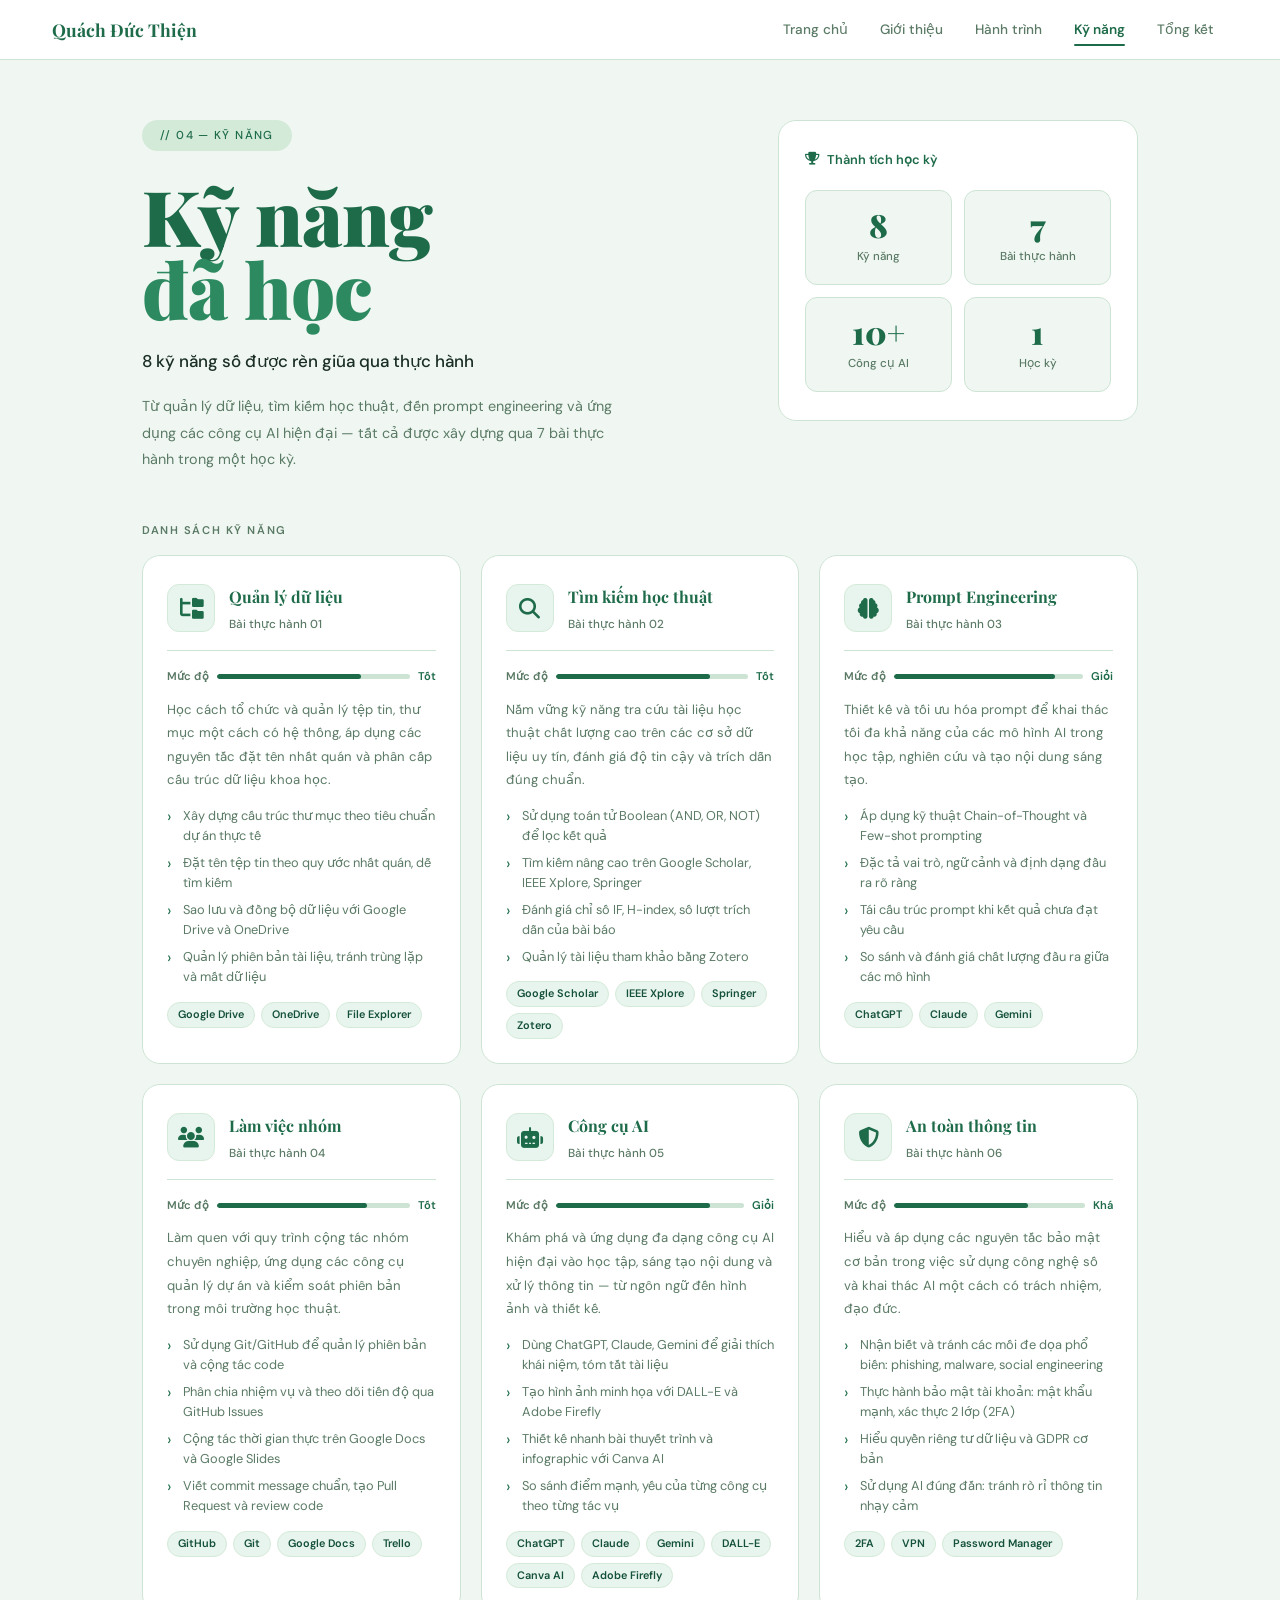
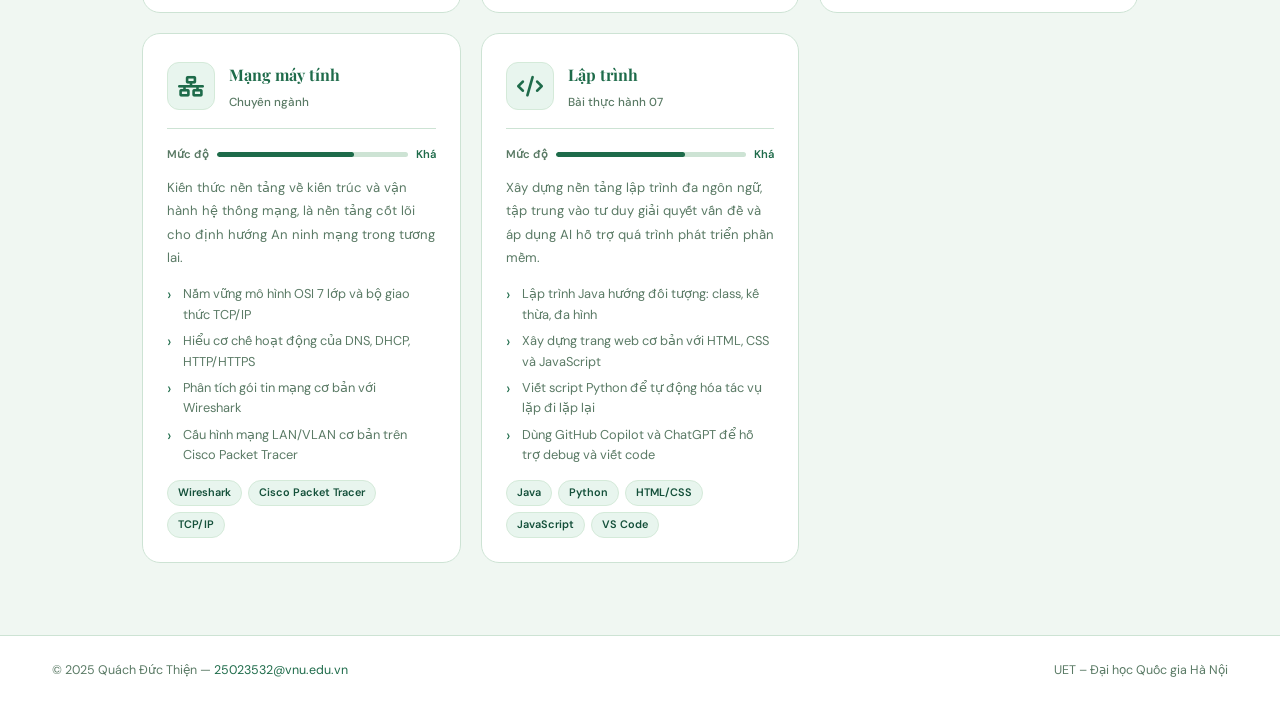
<file: skills.html>
<!DOCTYPE html>
<html lang="vi">
<head>
  <meta charset="UTF-8" />
  <meta name="viewport" content="width=device-width, initial-scale=1.0" />
  <title>Kỹ năng | Quách Đức Thiện</title>
  <link rel="preconnect" href="https://fonts.googleapis.com" />
  <link href="https://fonts.googleapis.com/css2?family=Playfair+Display:wght@700;900&family=DM+Sans:wght@300;400;500&family=Space+Mono:wght@400;700&display=swap" rel="stylesheet" />
  <link rel="stylesheet" href="https://cdnjs.cloudflare.com/ajax/libs/font-awesome/6.5.2/css/all.min.css" />
  <style>
    :root {
      --green:      #1e6b4a;
      --green-dark: #14503a;
      --green-mid:  #2d8a60;
      --green-pale: #e8f5ee;
      --green-bg:   #f0f7f2;
      --green-chip: #d4ead9;
      --text:       #1a2e25;
      --muted:      #5a7a65;
      --border:     #cde3d4;
      --white:      #ffffff;
      --nav-h:      60px;
      --r:          18px;
      --font-serif: 'Playfair Display', Georgia, serif;
      --font-body:  'DM Sans', sans-serif;
      --font-mono:  'Space Mono', monospace;
    }

    *, *::before, *::after { box-sizing: border-box; margin: 0; padding: 0; }
    html { scroll-behavior: smooth; }

    body {
      font-family: var(--font-body);
      background: var(--green-bg);
      color: var(--text);
      font-size: 15px; line-height: 1.65;
      overflow-x: hidden; min-height: 100vh;
    }

    .navbar {
      position: fixed; top: 0; left: 0; right: 0;
      height: var(--nav-h); background: var(--white);
      border-bottom: 1px solid var(--border);
      display: flex; align-items: center; justify-content: space-between;
      padding: 0 52px; z-index: 999;
    }
    .nav-logo {
      font-family: var(--font-serif); font-size: 1.1rem; font-weight: 700;
      color: var(--green); text-decoration: none;
    }
    .nav-links { display: flex; gap: .25rem; list-style: none; }
    .nav-links a {
      text-decoration: none; font-size: .85rem; font-weight: 500;
      color: var(--muted); padding: 6px 14px; border-radius: 6px;
      transition: color .2s; position: relative;
    }
    .nav-links a::after {
      content: ''; position: absolute; bottom: -2px; left: 14px; right: 14px;
      height: 2px; background: var(--green);
      transform: scaleX(0); transition: transform .2s; border-radius: 2px;
    }
    .nav-links a:hover { color: var(--green); }
    .nav-links a.active { color: var(--green); font-weight: 600; }
    .nav-links a.active::after { transform: scaleX(1); }
    .menu-btn {
      display: none; background: none; border: none;
      color: var(--green); font-size: 1.2rem; cursor: pointer;
    }

    .page-wrap { padding-top: var(--nav-h); min-height: 100vh; }

    .hero {
      padding: 60px 52px 48px;
      display: grid;
      grid-template-columns: 1fr 360px;
      gap: 32px; align-items: start;
      max-width: 1100px; margin: 0 auto;
    }
    .hero-left { padding-right: 20px; }
    .hero-badge {
      display: inline-block; font-size: .72rem; font-weight: 500;
      letter-spacing: .12em; text-transform: uppercase;
      color: var(--green); background: var(--green-chip);
      border-radius: 50px; padding: 6px 18px; margin-bottom: 28px;
    }
    .hero-name {
      font-family: var(--font-serif);
      font-size: clamp(48px, 6vw, 80px);
      font-weight: 900; line-height: .95;
      color: var(--green); letter-spacing: -1px; margin-bottom: 22px;
    }
    .hero-name span { color: var(--green-mid); }
    .hero-tagline {
      font-size: clamp(14px, 1.5vw, 17px); font-weight: 500;
      color: var(--text); margin-bottom: 18px; opacity: .85;
    }
    .hero-desc {
      font-size: .9rem; color: var(--muted); line-height: 1.85; max-width: 480px;
    }

    .stats-card {
      background: var(--white); border: 1px solid var(--border);
      border-radius: var(--r); padding: 28px 26px;
    }
    .stats-card-label {
      font-size: .8rem; font-weight: 600; color: var(--green);
      margin-bottom: 20px; display: flex; align-items: center; gap: 8px;
    }
    .stats-grid { display: grid; grid-template-columns: 1fr 1fr; gap: 12px; }
    .stat-box {
      background: var(--green-bg); border: 1px solid var(--border);
      border-radius: 12px; padding: 18px 16px; text-align: center;
      transition: background .2s, border-color .2s;
    }
    .stat-box:hover { background: var(--green-pale); border-color: var(--green); }
    .stat-box-num {
      font-family: var(--font-serif); font-size: 2rem; font-weight: 900;
      color: var(--green); line-height: 1; margin-bottom: 6px;
    }
    .stat-box-lbl { font-size: .72rem; color: var(--muted); font-weight: 500; }

    .content-area {
      padding: 0 52px 72px;
      max-width: 1100px; margin: 0 auto;
    }
    .section-label {
      font-size: .7rem; font-weight: 600;
      letter-spacing: .14em; text-transform: uppercase;
      color: var(--muted); margin-bottom: 16px;
    }

    /* ── SKILL CARDS — EXPANDED ── */
    .skills-grid {
      display: grid;
      grid-template-columns: repeat(auto-fill, minmax(300px, 1fr));
      gap: 20px;
    }
    .skill-card {
      background: var(--white); border: 1px solid var(--border);
      border-radius: var(--r); padding: 28px 24px 24px;
      transition: all .25s;
      position: relative; overflow: hidden;
    }
    .skill-card::after {
      content: ''; position: absolute; bottom: 0; left: 0; right: 0;
      height: 3px; background: var(--green);
      transform: scaleX(0); transform-origin: left; transition: transform .3s;
    }
    .skill-card:hover {
      border-color: var(--green); transform: translateY(-5px);
      box-shadow: 0 14px 36px rgba(30,107,74,.1);
    }
    .skill-card:hover::after { transform: scaleX(1); }
    .skill-card-header {
      display: flex; align-items: flex-start; gap: 14px; margin-bottom: 16px;
      padding-bottom: 16px; border-bottom: 1px solid var(--border);
    }
    .skill-icon-wrap {
      width: 48px; height: 48px; border-radius: 12px;
      background: var(--green-pale); border: 1px solid var(--green-chip);
      display: flex; align-items: center; justify-content: center;
      flex-shrink: 0;
    }
    .skill-icon { font-size: 1.3rem; color: var(--green); }
    .skill-header-text { flex: 1; }
    .skill-title {
      font-family: var(--font-serif); font-size: 1rem; font-weight: 700;
      color: var(--green); margin-bottom: 4px;
    }
    .skill-subtitle { font-size: .73rem; color: var(--muted); font-weight: 500; }
    .skill-desc { font-size: .82rem; line-height: 1.8; color: var(--muted); margin-bottom: 14px; }
    .skill-points { list-style: none; display: flex; flex-direction: column; gap: 6px; margin-bottom: 14px; }
    .skill-points li {
      font-size: .8rem; color: var(--muted);
      padding-left: 16px; position: relative; line-height: 1.6;
    }
    .skill-points li::before {
      content: '›'; position: absolute; left: 0;
      color: var(--green); font-size: 1rem; line-height: 1.4;
    }
    .skill-tools { display: flex; flex-wrap: wrap; gap: 6px; }
    .skill-tool-tag {
      font-size: .68rem; font-weight: 600;
      background: var(--green-pale); color: var(--green-dark);
      border: 1px solid var(--green-chip);
      border-radius: 50px; padding: 3px 10px;
    }
    .skill-level {
      display: flex; align-items: center; gap: 8px; margin-bottom: 12px;
    }
    .skill-level-label { font-size: .7rem; font-weight: 600; color: var(--muted); flex-shrink: 0; }
    .skill-level-bar { flex: 1; height: 5px; background: var(--border); border-radius: 10px; overflow: hidden; }
    .skill-level-fill { height: 100%; background: var(--green); border-radius: 10px; transition: width 1s ease; }

    .site-footer {
      border-top: 1px solid var(--border); padding: 1.5rem 52px;
      display: flex; justify-content: space-between; align-items: center;
      flex-wrap: wrap; gap: .5rem; background: var(--white);
    }
    .site-footer p { font-size: .78rem; color: var(--muted); }
    .site-footer a { color: var(--green); text-decoration: none; }
    .site-footer a:hover { text-decoration: underline; }

    .reveal { opacity: 0; transform: translateY(18px); transition: opacity .5s ease, transform .5s ease; }
    .reveal.in { opacity: 1; transform: translateY(0); }
    .reveal.d1 { transition-delay: .08s; }
    .reveal.d2 { transition-delay: .16s; }
    .reveal.d3 { transition-delay: .24s; }
    .reveal.d4 { transition-delay: .32s; }

    @keyframes fadeUp {
      from { opacity: 0; transform: translateY(20px); }
      to   { opacity: 1; transform: translateY(0); }
    }
    .hero-badge  { animation: fadeUp .5s .05s both; }
    .hero-name   { animation: fadeUp .6s .12s both; }
    .hero-tagline{ animation: fadeUp .5s .22s both; }
    .hero-desc   { animation: fadeUp .5s .30s both; }
    .stats-card  { animation: fadeUp .5s .20s both; }

    @media (max-width: 1024px) {
      .hero { grid-template-columns: 1fr; }
      .hero-left { padding-right: 0; }
    }
    @media (max-width: 768px) {
      .navbar { padding: 0 20px; }
      .nav-links {
        display: none; position: absolute; top: var(--nav-h); left: 0; right: 0;
        flex-direction: column; background: var(--white);
        border-bottom: 1px solid var(--border); box-shadow: 0 8px 24px rgba(0,0,0,.06);
      }
      .nav-links.open { display: flex; }
      .nav-links a { padding: .9rem 20px; border-bottom: 1px solid var(--border); border-radius: 0; }
      .nav-links a.active::after { display: none; }
      .nav-links a.active { border-left: 3px solid var(--green); }
      .menu-btn { display: block; }
      .hero { padding: 36px 20px 32px; gap: 24px; }
      .content-area { padding: 0 20px 56px; }
      .site-footer { padding: 1.25rem 20px; flex-direction: column; text-align: center; }
    }
  </style>
</head>
<body>

<nav class="navbar">
  <a class="nav-logo" href="index.html">Quách Đức Thiện</a>
  <ul class="nav-links" id="navLinks">
    <li><a href="index.html">Trang chủ</a></li>
    <li><a href="about.html">Giới thiệu</a></li>
    <li><a href="projects.html">Hành trình</a></li>
    <li><a href="skills.html" class="active">Kỹ năng</a></li>
    <li><a href="summary.html">Tổng kết</a></li>
  </ul>
  <button class="menu-btn" id="menuBtn"><i class="fa-solid fa-bars"></i></button>
</nav>

<div class="page-wrap">

  <section class="hero">
    <div class="hero-left">
      <span class="hero-badge">// 04 — Kỹ năng</span>
      <h1 class="hero-name">Kỹ năng<br><span>đã học</span></h1>
      <p class="hero-tagline">8 kỹ năng số được rèn giũa qua thực hành</p>
      <p class="hero-desc">
        Từ quản lý dữ liệu, tìm kiếm học thuật, đến prompt engineering
        và ứng dụng các công cụ AI hiện đại — tất cả được xây dựng
        qua 7 bài thực hành trong một học kỳ.
      </p>
    </div>

    <div class="stats-card">
      <div class="stats-card-label"><i class="fa-solid fa-trophy"></i> Thành tích học kỳ</div>
      <div class="stats-grid">
        <div class="stat-box">
          <div class="stat-box-num">8</div>
          <div class="stat-box-lbl">Kỹ năng</div>
        </div>
        <div class="stat-box">
          <div class="stat-box-num">7</div>
          <div class="stat-box-lbl">Bài thực hành</div>
        </div>
        <div class="stat-box">
          <div class="stat-box-num">10+</div>
          <div class="stat-box-lbl">Công cụ AI</div>
        </div>
        <div class="stat-box">
          <div class="stat-box-num">1</div>
          <div class="stat-box-lbl">Học kỳ</div>
        </div>
      </div>
    </div>
  </section>

  <div class="content-area">
    <p class="section-label reveal">Danh sách kỹ năng</p>
    <div class="skills-grid">

      <!-- 1. Quản lý dữ liệu -->
      <div class="skill-card reveal d1">
        <div class="skill-card-header">
          <div class="skill-icon-wrap"><i class="skill-icon fa-solid fa-folder-tree"></i></div>
          <div class="skill-header-text">
            <div class="skill-title">Quản lý dữ liệu</div>
            <div class="skill-subtitle">Bài thực hành 01</div>
          </div>
        </div>
        <div class="skill-level">
          <span class="skill-level-label">Mức độ</span>
          <div class="skill-level-bar"><div class="skill-level-fill" style="width:75%"></div></div>
          <span class="skill-level-label" style="color:var(--green)">Tốt</span>
        </div>
        <div class="skill-desc">
          Học cách tổ chức và quản lý tệp tin, thư mục một cách có hệ thống, áp dụng
          các nguyên tắc đặt tên nhất quán và phân cấp cấu trúc dữ liệu khoa học.
        </div>
        <ul class="skill-points">
          <li>Xây dựng cấu trúc thư mục theo tiêu chuẩn dự án thực tế</li>
          <li>Đặt tên tệp tin theo quy ước nhất quán, dễ tìm kiếm</li>
          <li>Sao lưu và đồng bộ dữ liệu với Google Drive và OneDrive</li>
          <li>Quản lý phiên bản tài liệu, tránh trùng lặp và mất dữ liệu</li>
        </ul>
        <div class="skill-tools">
          <span class="skill-tool-tag">Google Drive</span>
          <span class="skill-tool-tag">OneDrive</span>
          <span class="skill-tool-tag">File Explorer</span>
        </div>
      </div>

      <!-- 2. Tìm kiếm học thuật -->
      <div class="skill-card reveal d2">
        <div class="skill-card-header">
          <div class="skill-icon-wrap"><i class="skill-icon fa-solid fa-magnifying-glass"></i></div>
          <div class="skill-header-text">
            <div class="skill-title">Tìm kiếm học thuật</div>
            <div class="skill-subtitle">Bài thực hành 02</div>
          </div>
        </div>
        <div class="skill-level">
          <span class="skill-level-label">Mức độ</span>
          <div class="skill-level-bar"><div class="skill-level-fill" style="width:80%"></div></div>
          <span class="skill-level-label" style="color:var(--green)">Tốt</span>
        </div>
        <div class="skill-desc">
          Nắm vững kỹ năng tra cứu tài liệu học thuật chất lượng cao trên các
          cơ sở dữ liệu uy tín, đánh giá độ tin cậy và trích dẫn đúng chuẩn.
        </div>
        <ul class="skill-points">
          <li>Sử dụng toán tử Boolean (AND, OR, NOT) để lọc kết quả</li>
          <li>Tìm kiếm nâng cao trên Google Scholar, IEEE Xplore, Springer</li>
          <li>Đánh giá chỉ số IF, H-index, số lượt trích dẫn của bài báo</li>
          <li>Quản lý tài liệu tham khảo bằng Zotero</li>
        </ul>
        <div class="skill-tools">
          <span class="skill-tool-tag">Google Scholar</span>
          <span class="skill-tool-tag">IEEE Xplore</span>
          <span class="skill-tool-tag">Springer</span>
          <span class="skill-tool-tag">Zotero</span>
        </div>
      </div>

      <!-- 3. Prompt Engineering -->
      <div class="skill-card reveal d3">
        <div class="skill-card-header">
          <div class="skill-icon-wrap"><i class="skill-icon fa-solid fa-brain"></i></div>
          <div class="skill-header-text">
            <div class="skill-title">Prompt Engineering</div>
            <div class="skill-subtitle">Bài thực hành 03</div>
          </div>
        </div>
        <div class="skill-level">
          <span class="skill-level-label">Mức độ</span>
          <div class="skill-level-bar"><div class="skill-level-fill" style="width:85%"></div></div>
          <span class="skill-level-label" style="color:var(--green)">Giỏi</span>
        </div>
        <div class="skill-desc">
          Thiết kế và tối ưu hóa prompt để khai thác tối đa khả năng của các
          mô hình AI trong học tập, nghiên cứu và tạo nội dung sáng tạo.
        </div>
        <ul class="skill-points">
          <li>Áp dụng kỹ thuật Chain-of-Thought và Few-shot prompting</li>
          <li>Đặc tả vai trò, ngữ cảnh và định dạng đầu ra rõ ràng</li>
          <li>Tái cấu trúc prompt khi kết quả chưa đạt yêu cầu</li>
          <li>So sánh và đánh giá chất lượng đầu ra giữa các mô hình</li>
        </ul>
        <div class="skill-tools">
          <span class="skill-tool-tag">ChatGPT</span>
          <span class="skill-tool-tag">Claude</span>
          <span class="skill-tool-tag">Gemini</span>
        </div>
      </div>

      <!-- 4. Làm việc nhóm -->
      <div class="skill-card reveal d4">
        <div class="skill-card-header">
          <div class="skill-icon-wrap"><i class="skill-icon fa-solid fa-users"></i></div>
          <div class="skill-header-text">
            <div class="skill-title">Làm việc nhóm</div>
            <div class="skill-subtitle">Bài thực hành 04</div>
          </div>
        </div>
        <div class="skill-level">
          <span class="skill-level-label">Mức độ</span>
          <div class="skill-level-bar"><div class="skill-level-fill" style="width:78%"></div></div>
          <span class="skill-level-label" style="color:var(--green)">Tốt</span>
        </div>
        <div class="skill-desc">
          Làm quen với quy trình cộng tác nhóm chuyên nghiệp, ứng dụng các
          công cụ quản lý dự án và kiểm soát phiên bản trong môi trường học thuật.
        </div>
        <ul class="skill-points">
          <li>Sử dụng Git/GitHub để quản lý phiên bản và cộng tác code</li>
          <li>Phân chia nhiệm vụ và theo dõi tiến độ qua GitHub Issues</li>
          <li>Cộng tác thời gian thực trên Google Docs và Google Slides</li>
          <li>Viết commit message chuẩn, tạo Pull Request và review code</li>
        </ul>
        <div class="skill-tools">
          <span class="skill-tool-tag">GitHub</span>
          <span class="skill-tool-tag">Git</span>
          <span class="skill-tool-tag">Google Docs</span>
          <span class="skill-tool-tag">Trello</span>
        </div>
      </div>

      <!-- 5. AI Tools -->
      <div class="skill-card reveal d1">
        <div class="skill-card-header">
          <div class="skill-icon-wrap"><i class="skill-icon fa-solid fa-robot"></i></div>
          <div class="skill-header-text">
            <div class="skill-title">Công cụ AI</div>
            <div class="skill-subtitle">Bài thực hành 05</div>
          </div>
        </div>
        <div class="skill-level">
          <span class="skill-level-label">Mức độ</span>
          <div class="skill-level-bar"><div class="skill-level-fill" style="width:82%"></div></div>
          <span class="skill-level-label" style="color:var(--green)">Giỏi</span>
        </div>
        <div class="skill-desc">
          Khám phá và ứng dụng đa dạng công cụ AI hiện đại vào học tập, sáng tạo
          nội dung và xử lý thông tin — từ ngôn ngữ đến hình ảnh và thiết kế.
        </div>
        <ul class="skill-points">
          <li>Dùng ChatGPT, Claude, Gemini để giải thích khái niệm, tóm tắt tài liệu</li>
          <li>Tạo hình ảnh minh họa với DALL-E và Adobe Firefly</li>
          <li>Thiết kế nhanh bài thuyết trình và infographic với Canva AI</li>
          <li>So sánh điểm mạnh, yếu của từng công cụ theo từng tác vụ</li>
        </ul>
        <div class="skill-tools">
          <span class="skill-tool-tag">ChatGPT</span>
          <span class="skill-tool-tag">Claude</span>
          <span class="skill-tool-tag">Gemini</span>
          <span class="skill-tool-tag">DALL-E</span>
          <span class="skill-tool-tag">Canva AI</span>
          <span class="skill-tool-tag">Adobe Firefly</span>
        </div>
      </div>

      <!-- 6. An toàn thông tin -->
      <div class="skill-card reveal d2">
        <div class="skill-card-header">
          <div class="skill-icon-wrap"><i class="skill-icon fa-solid fa-shield-halved"></i></div>
          <div class="skill-header-text">
            <div class="skill-title">An toàn thông tin</div>
            <div class="skill-subtitle">Bài thực hành 06</div>
          </div>
        </div>
        <div class="skill-level">
          <span class="skill-level-label">Mức độ</span>
          <div class="skill-level-bar"><div class="skill-level-fill" style="width:70%"></div></div>
          <span class="skill-level-label" style="color:var(--green)">Khá</span>
        </div>
        <div class="skill-desc">
          Hiểu và áp dụng các nguyên tắc bảo mật cơ bản trong việc sử dụng
          công nghệ số và khai thác AI một cách có trách nhiệm, đạo đức.
        </div>
        <ul class="skill-points">
          <li>Nhận biết và tránh các mối đe dọa phổ biến: phishing, malware, social engineering</li>
          <li>Thực hành bảo mật tài khoản: mật khẩu mạnh, xác thực 2 lớp (2FA)</li>
          <li>Hiểu quyền riêng tư dữ liệu và GDPR cơ bản</li>
          <li>Sử dụng AI đúng đắn: tránh rò rỉ thông tin nhạy cảm</li>
        </ul>
        <div class="skill-tools">
          <span class="skill-tool-tag">2FA</span>
          <span class="skill-tool-tag">VPN</span>
          <span class="skill-tool-tag">Password Manager</span>
        </div>
      </div>

      <!-- 7. Mạng máy tính -->
      <div class="skill-card reveal d3">
        <div class="skill-card-header">
          <div class="skill-icon-wrap"><i class="skill-icon fa-solid fa-network-wired"></i></div>
          <div class="skill-header-text">
            <div class="skill-title">Mạng máy tính</div>
            <div class="skill-subtitle">Chuyên ngành</div>
          </div>
        </div>
        <div class="skill-level">
          <span class="skill-level-label">Mức độ</span>
          <div class="skill-level-bar"><div class="skill-level-fill" style="width:72%"></div></div>
          <span class="skill-level-label" style="color:var(--green)">Khá</span>
        </div>
        <div class="skill-desc">
          Kiến thức nền tảng về kiến trúc và vận hành hệ thống mạng,
          là nền tảng cốt lõi cho định hướng An ninh mạng trong tương lai.
        </div>
        <ul class="skill-points">
          <li>Nắm vững mô hình OSI 7 lớp và bộ giao thức TCP/IP</li>
          <li>Hiểu cơ chế hoạt động của DNS, DHCP, HTTP/HTTPS</li>
          <li>Phân tích gói tin mạng cơ bản với Wireshark</li>
          <li>Cấu hình mạng LAN/VLAN cơ bản trên Cisco Packet Tracer</li>
        </ul>
        <div class="skill-tools">
          <span class="skill-tool-tag">Wireshark</span>
          <span class="skill-tool-tag">Cisco Packet Tracer</span>
          <span class="skill-tool-tag">TCP/IP</span>
        </div>
      </div>

      <!-- 8. Lập trình -->
      <div class="skill-card reveal d4">
        <div class="skill-card-header">
          <div class="skill-icon-wrap"><i class="skill-icon fa-solid fa-code"></i></div>
          <div class="skill-header-text">
            <div class="skill-title">Lập trình</div>
            <div class="skill-subtitle">Bài thực hành 07</div>
          </div>
        </div>
        <div class="skill-level">
          <span class="skill-level-label">Mức độ</span>
          <div class="skill-level-bar"><div class="skill-level-fill" style="width:68%"></div></div>
          <span class="skill-level-label" style="color:var(--green)">Khá</span>
        </div>
        <div class="skill-desc">
          Xây dựng nền tảng lập trình đa ngôn ngữ, tập trung vào tư duy giải
          quyết vấn đề và áp dụng AI hỗ trợ quá trình phát triển phần mềm.
        </div>
        <ul class="skill-points">
          <li>Lập trình Java hướng đối tượng: class, kế thừa, đa hình</li>
          <li>Xây dựng trang web cơ bản với HTML, CSS và JavaScript</li>
          <li>Viết script Python để tự động hóa tác vụ lặp đi lặp lại</li>
          <li>Dùng GitHub Copilot và ChatGPT để hỗ trợ debug và viết code</li>
        </ul>
        <div class="skill-tools">
          <span class="skill-tool-tag">Java</span>
          <span class="skill-tool-tag">Python</span>
          <span class="skill-tool-tag">HTML/CSS</span>
          <span class="skill-tool-tag">JavaScript</span>
          <span class="skill-tool-tag">VS Code</span>
        </div>
      </div>

    </div>
  </div>

  <footer class="site-footer">
    <p>© 2025 Quách Đức Thiện — <a href="mailto:25023532@vnu.edu.vn">25023532@vnu.edu.vn</a></p>
    <p>UET – Đại học Quốc gia Hà Nội</p>
  </footer>

</div>

<script>
  document.getElementById('menuBtn').addEventListener('click', () => {
    document.getElementById('navLinks').classList.toggle('open');
  });
  const obs = new IntersectionObserver(
    e => e.forEach(x => { if (x.isIntersecting) x.target.classList.add('in'); }),
    { threshold: 0.08 }
  );
  document.querySelectorAll('.reveal').forEach(el => obs.observe(el));
</script>
</body>
</html>
</file>
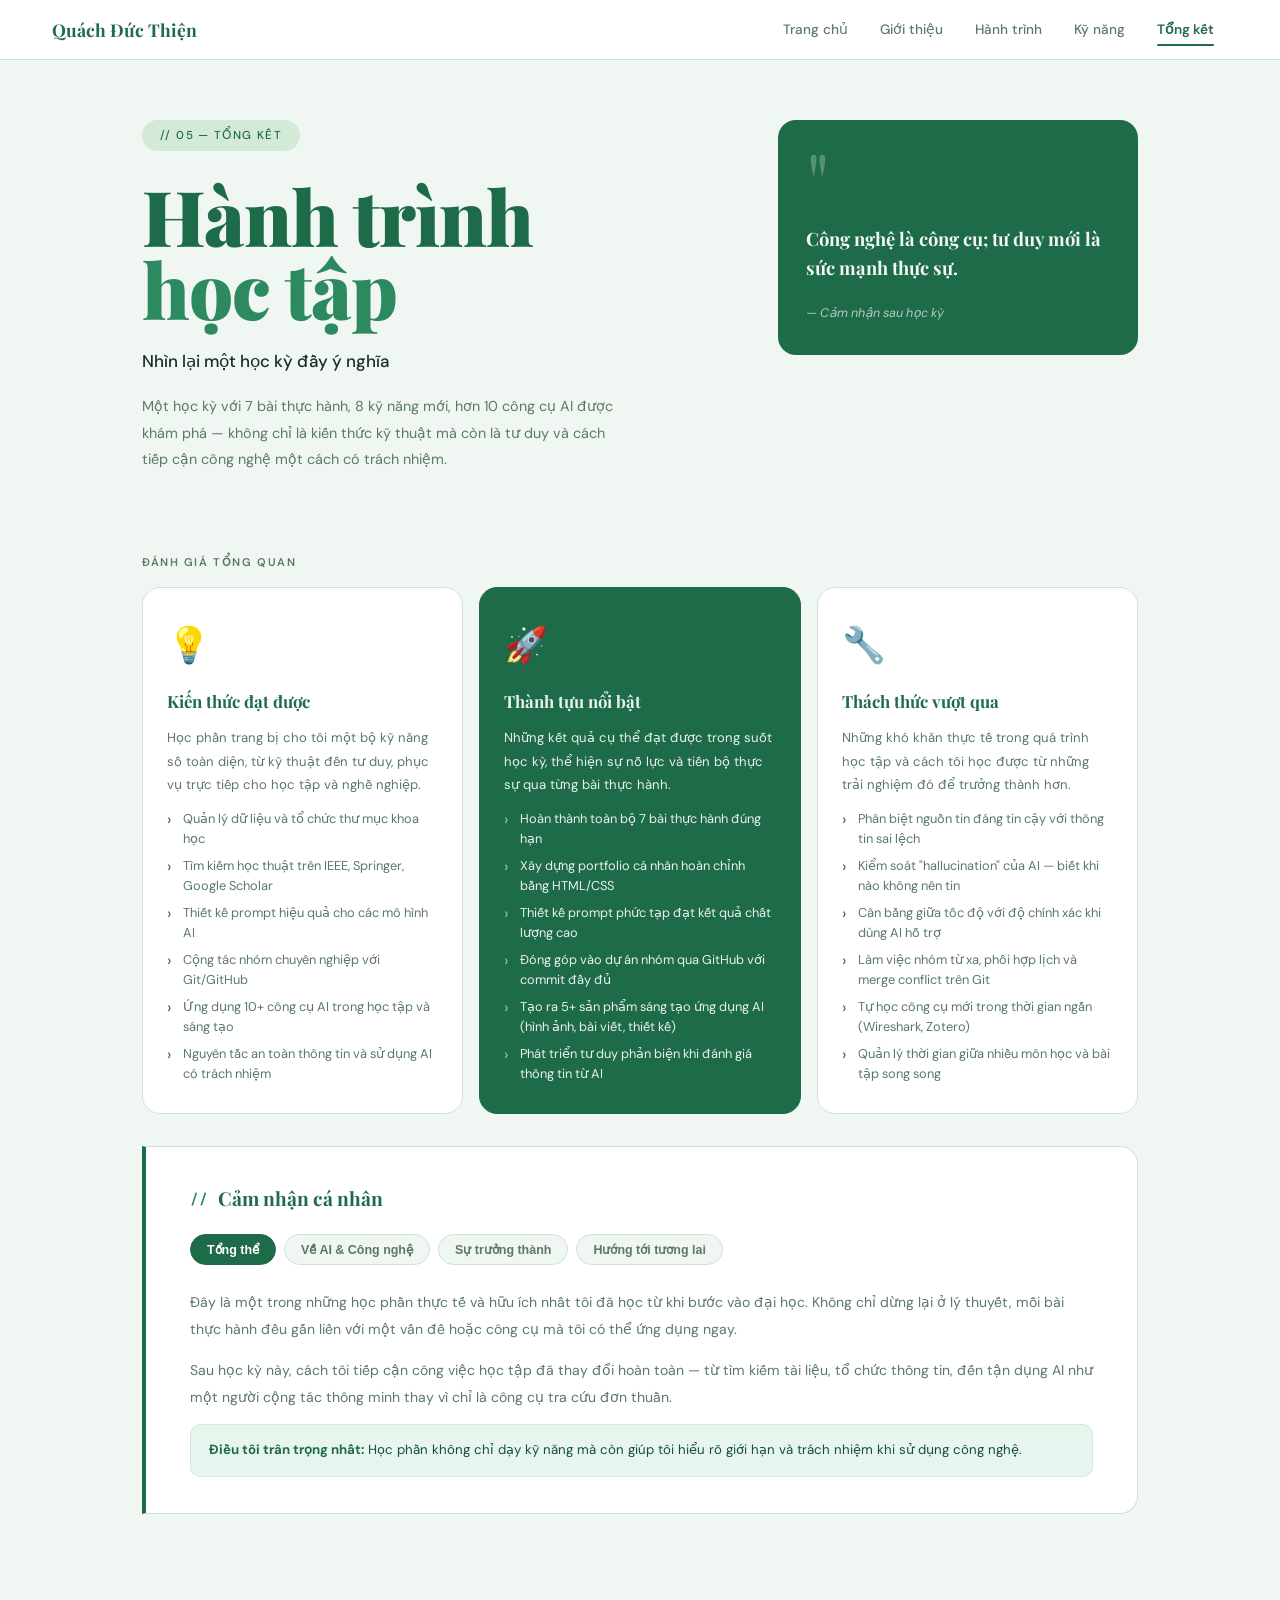
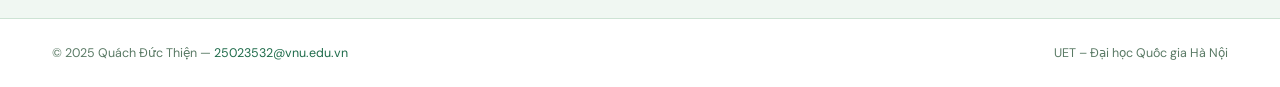
<file: summary.html>
<!DOCTYPE html>
<html lang="vi">
<head>
  <meta charset="UTF-8" />
  <meta name="viewport" content="width=device-width, initial-scale=1.0" />
  <title>Tổng kết | Quách Đức Thiện</title>
  <link rel="preconnect" href="https://fonts.googleapis.com" />
  <link href="https://fonts.googleapis.com/css2?family=Playfair+Display:wght@700;900&family=DM+Sans:wght@300;400;500&family=Space+Mono:wght@400;700&display=swap" rel="stylesheet" />
  <link rel="stylesheet" href="https://cdnjs.cloudflare.com/ajax/libs/font-awesome/6.5.2/css/all.min.css" />
  <style>
    :root {
      --green:      #1e6b4a;
      --green-dark: #14503a;
      --green-mid:  #2d8a60;
      --green-pale: #e8f5ee;
      --green-bg:   #f0f7f2;
      --green-chip: #d4ead9;
      --text:       #1a2e25;
      --muted:      #5a7a65;
      --border:     #cde3d4;
      --white:      #ffffff;
      --nav-h:      60px;
      --r:          18px;
      --font-serif: 'Playfair Display', Georgia, serif;
      --font-body:  'DM Sans', sans-serif;
      --font-mono:  'Space Mono', monospace;
    }

    *, *::before, *::after { box-sizing: border-box; margin: 0; padding: 0; }
    html { scroll-behavior: smooth; }

    body {
      font-family: var(--font-body);
      background: var(--green-bg);
      color: var(--text);
      font-size: 15px; line-height: 1.65;
      overflow-x: hidden; min-height: 100vh;
    }

    .navbar {
      position: fixed; top: 0; left: 0; right: 0;
      height: var(--nav-h); background: var(--white);
      border-bottom: 1px solid var(--border);
      display: flex; align-items: center; justify-content: space-between;
      padding: 0 52px; z-index: 999;
    }
    .nav-logo {
      font-family: var(--font-serif); font-size: 1.1rem; font-weight: 700;
      color: var(--green); text-decoration: none;
    }
    .nav-links { display: flex; gap: .25rem; list-style: none; }
    .nav-links a {
      text-decoration: none; font-size: .85rem; font-weight: 500;
      color: var(--muted); padding: 6px 14px; border-radius: 6px;
      transition: color .2s; position: relative;
    }
    .nav-links a::after {
      content: ''; position: absolute; bottom: -2px; left: 14px; right: 14px;
      height: 2px; background: var(--green);
      transform: scaleX(0); transition: transform .2s; border-radius: 2px;
    }
    .nav-links a:hover { color: var(--green); }
    .nav-links a.active { color: var(--green); font-weight: 600; }
    .nav-links a.active::after { transform: scaleX(1); }
    .menu-btn {
      display: none; background: none; border: none;
      color: var(--green); font-size: 1.2rem; cursor: pointer;
    }

    .page-wrap { padding-top: var(--nav-h); min-height: 100vh; }

    .hero {
      padding: 60px 52px 48px;
      display: grid;
      grid-template-columns: 1fr 360px;
      gap: 32px; align-items: start;
      max-width: 1100px; margin: 0 auto;
    }
    .hero-left { padding-right: 20px; }
    .hero-badge {
      display: inline-block; font-size: .72rem; font-weight: 500;
      letter-spacing: .12em; text-transform: uppercase;
      color: var(--green); background: var(--green-chip);
      border-radius: 50px; padding: 6px 18px; margin-bottom: 28px;
    }
    .hero-name {
      font-family: var(--font-serif);
      font-size: clamp(48px, 6vw, 80px);
      font-weight: 900; line-height: .95;
      color: var(--green); letter-spacing: -1px; margin-bottom: 22px;
    }
    .hero-name span { color: var(--green-mid); }
    .hero-tagline {
      font-size: clamp(14px, 1.5vw, 17px); font-weight: 500;
      color: var(--text); margin-bottom: 18px; opacity: .85;
    }
    .hero-desc {
      font-size: .9rem; color: var(--muted); line-height: 1.85; max-width: 480px;
      margin-bottom: 32px;
    }

    .quote-card {
      background: var(--green); border-radius: var(--r); padding: 32px 28px;
      color: var(--white);
    }
    .quote-mark {
      font-family: var(--font-serif); font-size: 5rem; line-height: .7;
      opacity: .25; margin-bottom: 16px; display: block;
    }
    .quote-text {
      font-family: var(--font-serif); font-size: 1.15rem; font-weight: 700;
      line-height: 1.6; margin-bottom: 20px; opacity: .95;
    }
    .quote-author { font-size: .78rem; opacity: .65; font-style: italic; }

    .content-area {
      padding: 0 52px 72px;
      max-width: 1100px; margin: 0 auto;
    }
    .section-label {
      font-size: .7rem; font-weight: 600;
      letter-spacing: .14em; text-transform: uppercase;
      color: var(--muted); margin-bottom: 16px;
    }

    /* ── SUMMARY CARDS ── */
    .summary-cards {
      display: grid;
      grid-template-columns: repeat(auto-fit, minmax(300px, 1fr));
      gap: 16px; margin-bottom: 32px;
    }
    .summary-card {
      background: var(--white); border: 1px solid var(--border);
      border-radius: var(--r); padding: 28px 24px;
      transition: all .25s; position: relative; overflow: hidden;
    }
    .summary-card::after {
      content: ''; position: absolute; bottom: 0; left: 0; right: 0;
      height: 3px; background: var(--green);
      transform: scaleX(0); transform-origin: left; transition: transform .3s;
    }
    .summary-card:hover {
      border-color: var(--green); transform: translateY(-4px);
      box-shadow: 0 12px 32px rgba(30,107,74,.12);
    }
    .summary-card:hover::after { transform: scaleX(1); }
    .summary-card.highlight { background: var(--green); border-color: var(--green); }
    .summary-card.highlight .s-title,
    .summary-card.highlight .s-desc,
    .summary-card.highlight .s-point,
    .summary-card.highlight .s-point::before { color: rgba(255,255,255,.9); }
    .summary-card.highlight .s-point::before { color: rgba(255,255,255,.6); }
    .summary-card.highlight::after { background: rgba(255,255,255,.4); }
    .s-emoji { font-size: 2.2rem; margin-bottom: 14px; display: block; }
    .s-title {
      font-family: var(--font-serif); font-size: 1.05rem; font-weight: 700;
      color: var(--green); margin-bottom: 10px;
    }
    .s-desc { font-size: .82rem; line-height: 1.8; color: var(--muted); margin-bottom: 12px; }
    .s-points { list-style: none; display: flex; flex-direction: column; gap: 6px; }
    .s-point {
      font-size: .8rem; color: var(--muted);
      padding-left: 16px; position: relative; line-height: 1.6;
    }
    .s-point::before {
      content: '›'; position: absolute; left: 0;
      color: var(--green); font-size: 1rem; line-height: 1.4;
    }

    /* ── REFLECTION BLOCK ── */
    .reflection-block {
      background: var(--white); border: 1px solid var(--border);
      border-left: 4px solid var(--green);
      border-radius: 0 var(--r) var(--r) 0;
      padding: 36px 44px; margin-bottom: 32px;
    }
    .reflection-block h3 {
      font-family: var(--font-serif); font-size: 1.2rem; font-weight: 700;
      color: var(--green); margin-bottom: 20px;
      display: flex; align-items: center; gap: 10px;
    }
    .reflection-block h3::before {
      content: '//'; color: var(--green-mid);
      font-family: var(--font-mono); font-size: .9rem;
    }

    /* Reflection tabs */
    .reflect-tabs { display: flex; gap: 8px; margin-bottom: 24px; flex-wrap: wrap; }
    .reflect-tab {
      font-size: .78rem; font-weight: 600; padding: 7px 16px;
      border-radius: 50px; border: 1px solid var(--border);
      background: var(--green-bg); color: var(--muted);
      cursor: pointer; transition: all .2s;
    }
    .reflect-tab.active,
    .reflect-tab:hover { background: var(--green); color: var(--white); border-color: var(--green); }

    .reflect-panel { display: none; }
    .reflect-panel.active { display: block; }
    .reflect-panel p {
      font-size: .88rem; line-height: 1.9; color: var(--muted); margin-bottom: 14px;
    }
    .reflect-panel p:last-child { margin-bottom: 0; }
    .reflect-panel ul { list-style: none; display: flex; flex-direction: column; gap: 8px; margin-top: 8px; }
    .reflect-panel ul li {
      font-size: .85rem; color: var(--muted);
      padding-left: 18px; position: relative; line-height: 1.7;
    }
    .reflect-panel ul li::before {
      content: '›'; position: absolute; left: 0;
      color: var(--green); font-size: 1rem; line-height: 1.4;
    }
    .reflect-highlight {
      background: var(--green-pale); border: 1px solid var(--green-chip);
      border-radius: 10px; padding: 14px 18px; margin-top: 14px;
      font-size: .83rem; color: var(--green-dark); line-height: 1.7;
    }
    .reflect-highlight strong { color: var(--green); }

    .site-footer {
      border-top: 1px solid var(--border); padding: 1.5rem 52px;
      display: flex; justify-content: space-between; align-items: center;
      flex-wrap: wrap; gap: .5rem; background: var(--white);
    }
    .site-footer p { font-size: .78rem; color: var(--muted); }
    .site-footer a { color: var(--green); text-decoration: none; }
    .site-footer a:hover { text-decoration: underline; }

    .reveal { opacity: 0; transform: translateY(18px); transition: opacity .5s ease, transform .5s ease; }
    .reveal.in { opacity: 1; transform: translateY(0); }
    .reveal.d1 { transition-delay: .08s; }
    .reveal.d2 { transition-delay: .16s; }
    .reveal.d3 { transition-delay: .24s; }

    @keyframes fadeUp {
      from { opacity: 0; transform: translateY(20px); }
      to   { opacity: 1; transform: translateY(0); }
    }
    .hero-badge  { animation: fadeUp .5s .05s both; }
    .hero-name   { animation: fadeUp .6s .12s both; }
    .hero-tagline{ animation: fadeUp .5s .22s both; }
    .hero-desc   { animation: fadeUp .5s .30s both; }
    .quote-card  { animation: fadeUp .5s .20s both; }

    @media (max-width: 1024px) {
      .hero { grid-template-columns: 1fr; }
      .hero-left { padding-right: 0; }
    }
    @media (max-width: 768px) {
      .navbar { padding: 0 20px; }
      .nav-links {
        display: none; position: absolute; top: var(--nav-h); left: 0; right: 0;
        flex-direction: column; background: var(--white);
        border-bottom: 1px solid var(--border); box-shadow: 0 8px 24px rgba(0,0,0,.06);
      }
      .nav-links.open { display: flex; }
      .nav-links a { padding: .9rem 20px; border-bottom: 1px solid var(--border); border-radius: 0; }
      .nav-links a.active::after { display: none; }
      .nav-links a.active { border-left: 3px solid var(--green); }
      .menu-btn { display: block; }
      .hero { padding: 36px 20px 32px; gap: 24px; }
      .content-area { padding: 0 20px 56px; }
      .reflection-block { padding: 26px 22px; }
      .site-footer { padding: 1.25rem 20px; flex-direction: column; text-align: center; }
    }
  </style>
</head>
<body>

<nav class="navbar">
  <a class="nav-logo" href="index.html">Quách Đức Thiện</a>
  <ul class="nav-links" id="navLinks">
    <li><a href="index.html">Trang chủ</a></li>
    <li><a href="about.html">Giới thiệu</a></li>
    <li><a href="projects.html">Hành trình</a></li>
    <li><a href="skills.html">Kỹ năng</a></li>
    <li><a href="summary.html" class="active">Tổng kết</a></li>
  </ul>
  <button class="menu-btn" id="menuBtn"><i class="fa-solid fa-bars"></i></button>
</nav>

<div class="page-wrap">

  <section class="hero">
    <div class="hero-left">
      <span class="hero-badge">// 05 — Tổng kết</span>
      <h1 class="hero-name">Hành trình<br><span>học tập</span></h1>
      <p class="hero-tagline">Nhìn lại một học kỳ đầy ý nghĩa</p>
      <p class="hero-desc">
        Một học kỳ với 7 bài thực hành, 8 kỹ năng mới, hơn 10 công cụ AI được khám phá —
        không chỉ là kiến thức kỹ thuật mà còn là tư duy và cách tiếp cận
        công nghệ một cách có trách nhiệm.
      </p>
    </div>

    <div class="quote-card">
      <span class="quote-mark">"</span>
      <p class="quote-text">
        Công nghệ là công cụ; tư duy mới là sức mạnh thực sự.
      </p>
      <p class="quote-author">— Cảm nhận sau học kỳ</p>
    </div>
  </section>

  <div class="content-area">

    <p class="section-label reveal">Đánh giá tổng quan</p>
    <div class="summary-cards">

      <!-- Kiến thức đạt được -->
      <div class="summary-card reveal d1">
        <span class="s-emoji">💡</span>
        <div class="s-title">Kiến thức đạt được</div>
        <div class="s-desc">
          Học phần trang bị cho tôi một bộ kỹ năng số toàn diện, từ kỹ thuật đến
          tư duy, phục vụ trực tiếp cho học tập và nghề nghiệp.
        </div>
        <ul class="s-points">
          <li class="s-point">Quản lý dữ liệu và tổ chức thư mục khoa học</li>
          <li class="s-point">Tìm kiếm học thuật trên IEEE, Springer, Google Scholar</li>
          <li class="s-point">Thiết kế prompt hiệu quả cho các mô hình AI</li>
          <li class="s-point">Cộng tác nhóm chuyên nghiệp với Git/GitHub</li>
          <li class="s-point">Ứng dụng 10+ công cụ AI trong học tập và sáng tạo</li>
          <li class="s-point">Nguyên tắc an toàn thông tin và sử dụng AI có trách nhiệm</li>
        </ul>
      </div>

      <!-- Thành tựu nổi bật -->
      <div class="summary-card highlight reveal d2">
        <span class="s-emoji">🚀</span>
        <div class="s-title">Thành tựu nổi bật</div>
        <div class="s-desc">
          Những kết quả cụ thể đạt được trong suốt học kỳ, thể hiện
          sự nỗ lực và tiến bộ thực sự qua từng bài thực hành.
        </div>
        <ul class="s-points">
          <li class="s-point">Hoàn thành toàn bộ 7 bài thực hành đúng hạn</li>
          <li class="s-point">Xây dựng portfolio cá nhân hoàn chỉnh bằng HTML/CSS</li>
          <li class="s-point">Thiết kế prompt phức tạp đạt kết quả chất lượng cao</li>
          <li class="s-point">Đóng góp vào dự án nhóm qua GitHub với commit đầy đủ</li>
          <li class="s-point">Tạo ra 5+ sản phẩm sáng tạo ứng dụng AI (hình ảnh, bài viết, thiết kế)</li>
          <li class="s-point">Phát triển tư duy phản biện khi đánh giá thông tin từ AI</li>
        </ul>
      </div>

      <!-- Thách thức vượt qua -->
      <div class="summary-card reveal d3">
        <span class="s-emoji">🔧</span>
        <div class="s-title">Thách thức vượt qua</div>
        <div class="s-desc">
          Những khó khăn thực tế trong quá trình học tập và cách tôi
          học được từ những trải nghiệm đó để trưởng thành hơn.
        </div>
        <ul class="s-points">
          <li class="s-point">Phân biệt nguồn tin đáng tin cậy với thông tin sai lệch</li>
          <li class="s-point">Kiểm soát "hallucination" của AI — biết khi nào không nên tin</li>
          <li class="s-point">Cân bằng giữa tốc độ với độ chính xác khi dùng AI hỗ trợ</li>
          <li class="s-point">Làm việc nhóm từ xa, phối hợp lịch và merge conflict trên Git</li>
          <li class="s-point">Tự học công cụ mới trong thời gian ngắn (Wireshark, Zotero)</li>
          <li class="s-point">Quản lý thời gian giữa nhiều môn học và bài tập song song</li>
        </ul>
      </div>

    </div>

    <!-- ── PHẦN CẢM NHẬN CÁ NHÂN — TABS ── -->
    <div class="reflection-block reveal d2">
      <h3>Cảm nhận cá nhân</h3>

      <div class="reflect-tabs">
        <button class="reflect-tab active" data-panel="overall">Tổng thể</button>
        <button class="reflect-tab" data-panel="ai">Về AI &amp; Công nghệ</button>
        <button class="reflect-tab" data-panel="growth">Sự trưởng thành</button>
        <button class="reflect-tab" data-panel="future">Hướng tới tương lai</button>
      </div>

      <div class="reflect-panel active" id="panel-overall">
        <p>
          Đây là một trong những học phần thực tế và hữu ích nhất tôi đã học từ khi bước
          vào đại học. Không chỉ dừng lại ở lý thuyết, mỗi bài thực hành đều gắn liền với
          một vấn đề hoặc công cụ mà tôi có thể ứng dụng ngay.
        </p>
        <p>
          Sau học kỳ này, cách tôi tiếp cận công việc học tập đã thay đổi hoàn toàn —
          từ tìm kiếm tài liệu, tổ chức thông tin, đến tận dụng AI như một người cộng tác
          thông minh thay vì chỉ là công cụ tra cứu đơn thuần.
        </p>
        <div class="reflect-highlight">
          <strong>Điều tôi trân trọng nhất:</strong> Học phần không chỉ dạy kỹ năng mà còn
          giúp tôi hiểu rõ giới hạn và trách nhiệm khi sử dụng công nghệ.
        </div>
      </div>

      <div class="reflect-panel" id="panel-ai">
        <p>
          Lần đầu tiên tiếp xúc bài bản với các công cụ AI như ChatGPT, Claude và Gemini,
          tôi nhận ra sự khác biệt rõ rệt giữa việc dùng AI một cách ngẫu nhiên và dùng
          AI một cách có chiến lược với prompt được thiết kế kỹ lưỡng.
        </p>
        <p>
          Tôi đặc biệt ấn tượng với khả năng tạo hình ảnh của DALL-E và Adobe Firefly,
          cũng như tốc độ thiết kế infographic với Canva AI. Đây đều là những công cụ
          tôi sẽ tiếp tục sử dụng trong các dự án tiếp theo.
        </p>
        <ul>
          <li>AI giỏi nhất khi được cung cấp ngữ cảnh đầy đủ và rõ ràng</li>
          <li>Luôn kiểm chứng thông tin quan trọng từ AI bằng nguồn độc lập</li>
          <li>Mỗi mô hình AI có điểm mạnh riêng — cần chọn đúng công cụ cho đúng việc</li>
        </ul>
      </div>

      <div class="reflect-panel" id="panel-growth">
        <p>
          Trước học kỳ này, tôi hay làm việc theo kiểu "mạnh ai nấy làm" trong nhóm.
          Sau khi thực hành với GitHub, tôi hiểu giá trị của quy trình rõ ràng: commit
          message đúng chuẩn, Pull Request được review, và lịch sử dự án minh bạch.
        </p>
        <p>
          Khả năng tự học của tôi cũng cải thiện đáng kể. Việc phải tự tìm hiểu và
          áp dụng các công cụ mới như Wireshark hay Zotero trong thời gian ngắn đã
          rèn luyện cho tôi kỹ năng đọc tài liệu kỹ thuật và thích nghi nhanh.
        </p>
        <div class="reflect-highlight">
          <strong>Bài học lớn nhất:</strong> Kỹ năng mềm — tư duy phản biện, giao tiếp rõ ràng,
          và quản lý thời gian — quan trọng không kém gì kỹ năng kỹ thuật.
        </div>
      </div>

      <div class="reflect-panel" id="panel-future">
        <p>
          Những kỹ năng trong học kỳ này tạo ra nền tảng vững chắc cho con đường tôi
          đang hướng tới: An ninh mạng. Khả năng phân tích thông tin, tìm kiếm học thuật
          và sử dụng AI sẽ là lợi thế lớn khi tôi đi sâu vào lĩnh vực này.
        </p>
        <p>
          Trong thời gian tới, tôi có kế hoạch cụ thể để tiếp tục phát triển:
        </p>
        <ul>
          <li>Học chuyên sâu Python để viết các script kiểm thử bảo mật</li>
          <li>Thực hành phân tích mạng với Wireshark và Nmap thường xuyên hơn</li>
          <li>Tham gia các cuộc thi CTF (Capture The Flag) để rèn kỹ năng thực chiến</li>
          <li>Ôn luyện và thi chứng chỉ CompTIA Security+ vào năm 3</li>
        </ul>
      </div>

    </div>

  </div>

  <footer class="site-footer">
    <p>© 2025 Quách Đức Thiện — <a href="mailto:25023532@vnu.edu.vn">25023532@vnu.edu.vn</a></p>
    <p>UET – Đại học Quốc gia Hà Nội</p>
  </footer>

</div>

<script>
  document.getElementById('menuBtn').addEventListener('click', () => {
    document.getElementById('navLinks').classList.toggle('open');
  });

  // Reveal on scroll
  const obs = new IntersectionObserver(
    e => e.forEach(x => { if (x.isIntersecting) x.target.classList.add('in'); }),
    { threshold: 0.08 }
  );
  document.querySelectorAll('.reveal').forEach(el => obs.observe(el));

  // Reflection tabs
  document.querySelectorAll('.reflect-tab').forEach(tab => {
    tab.addEventListener('click', () => {
      document.querySelectorAll('.reflect-tab').forEach(t => t.classList.remove('active'));
      document.querySelectorAll('.reflect-panel').forEach(p => p.classList.remove('active'));
      tab.classList.add('active');
      document.getElementById('panel-' + tab.dataset.panel).classList.add('active');
    });
  });
</script>
</body>
</html>
</file>
